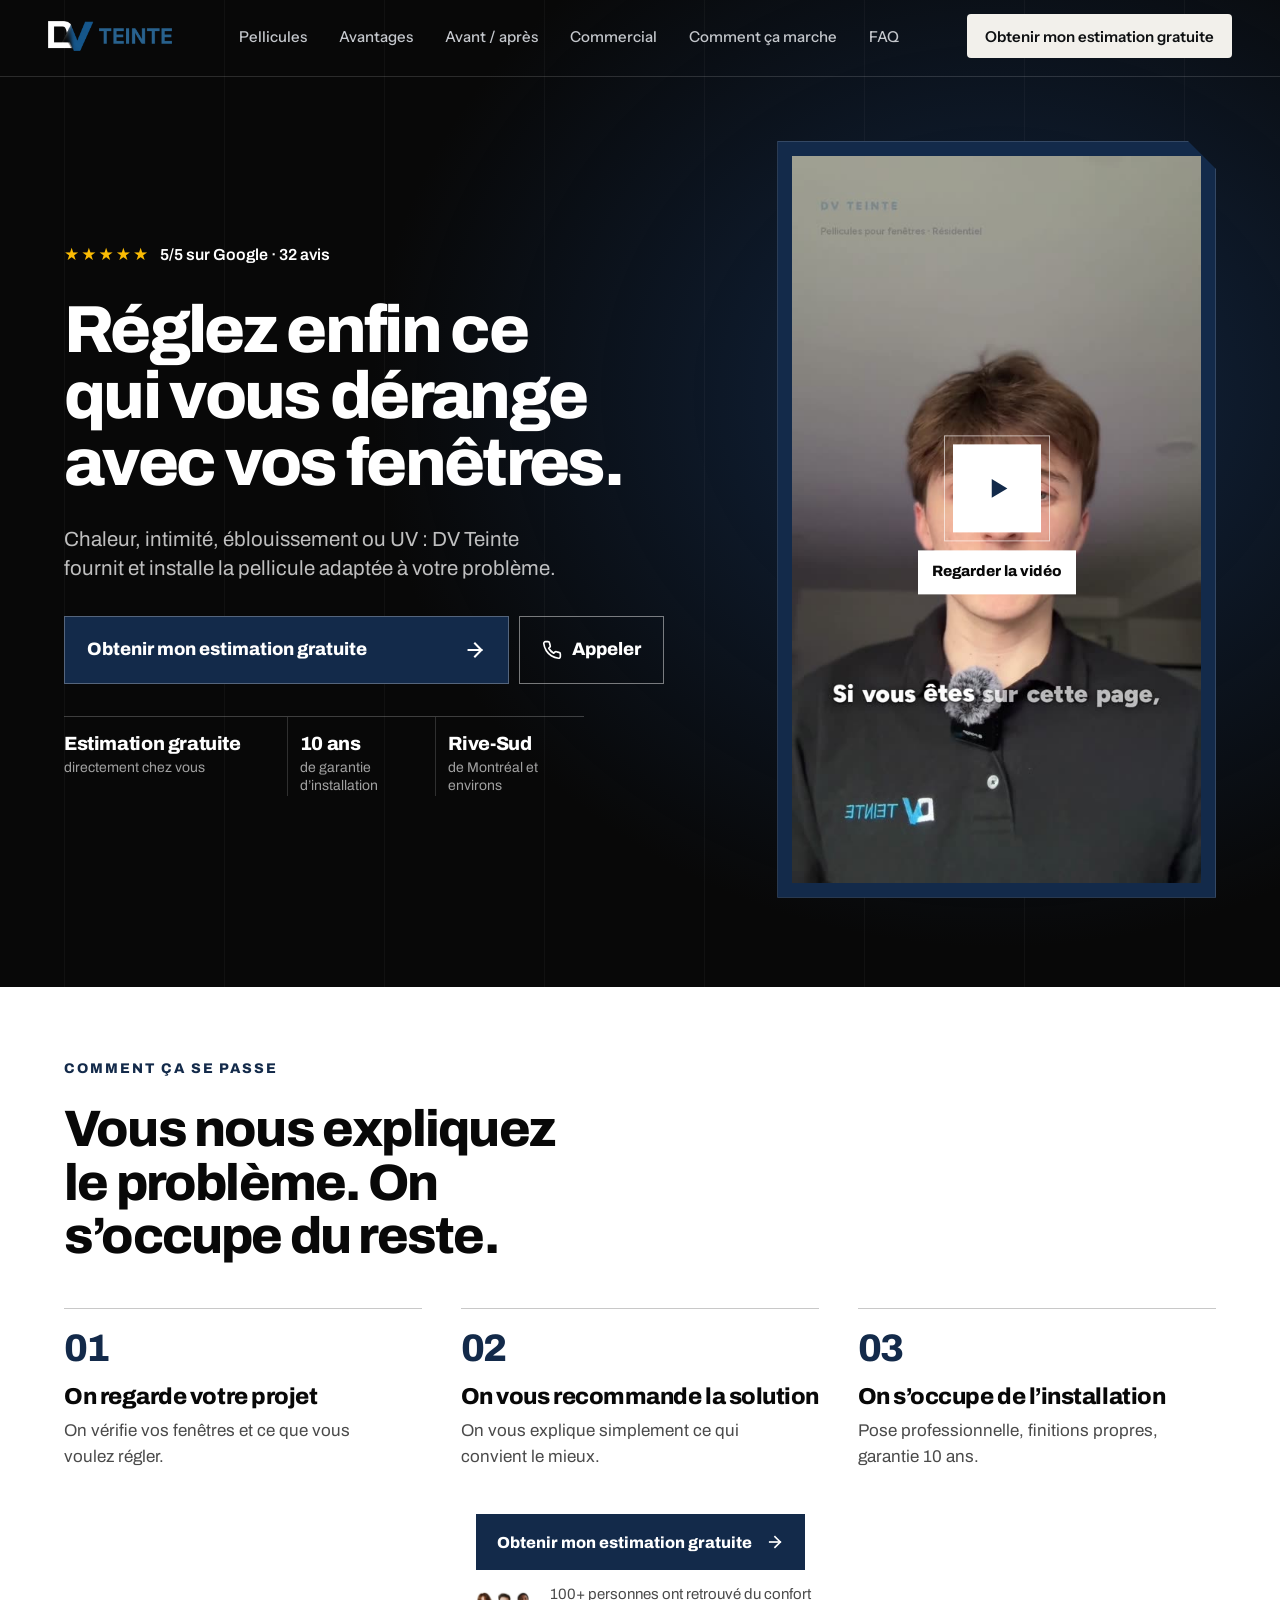
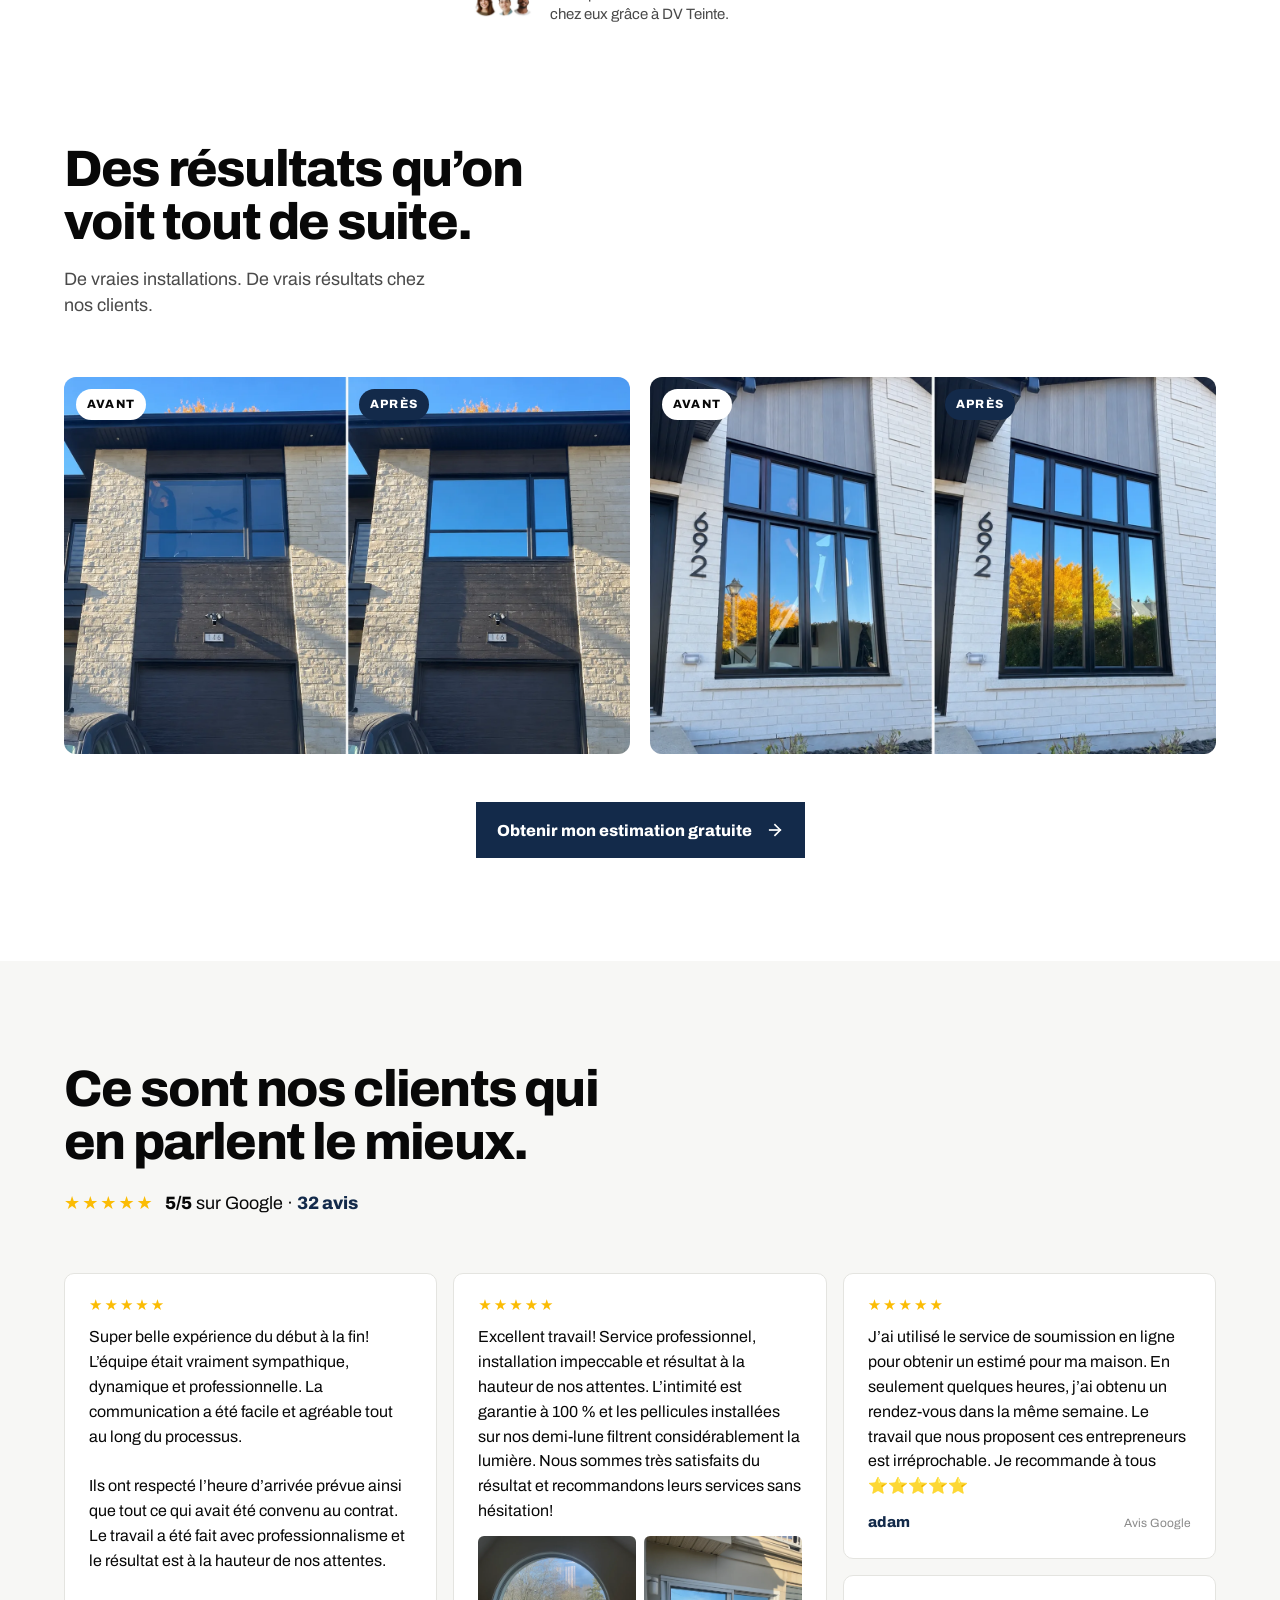
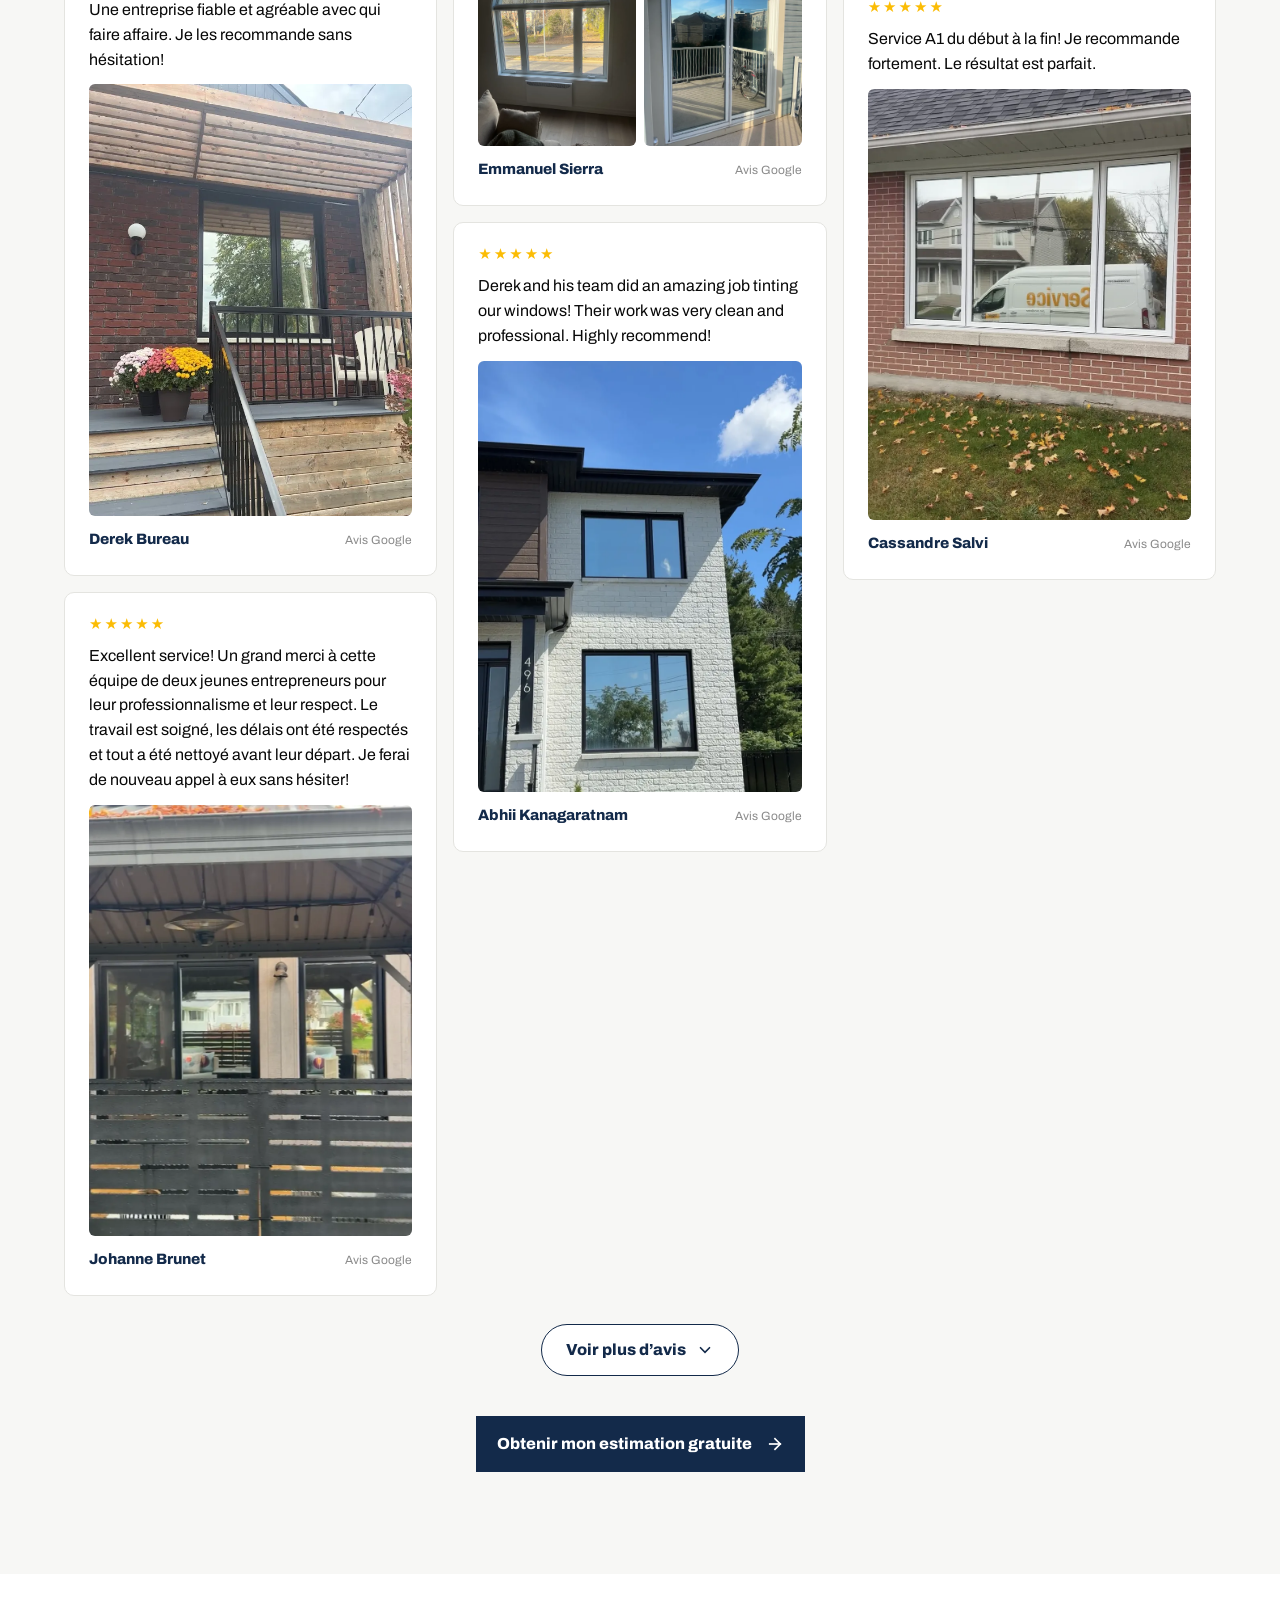
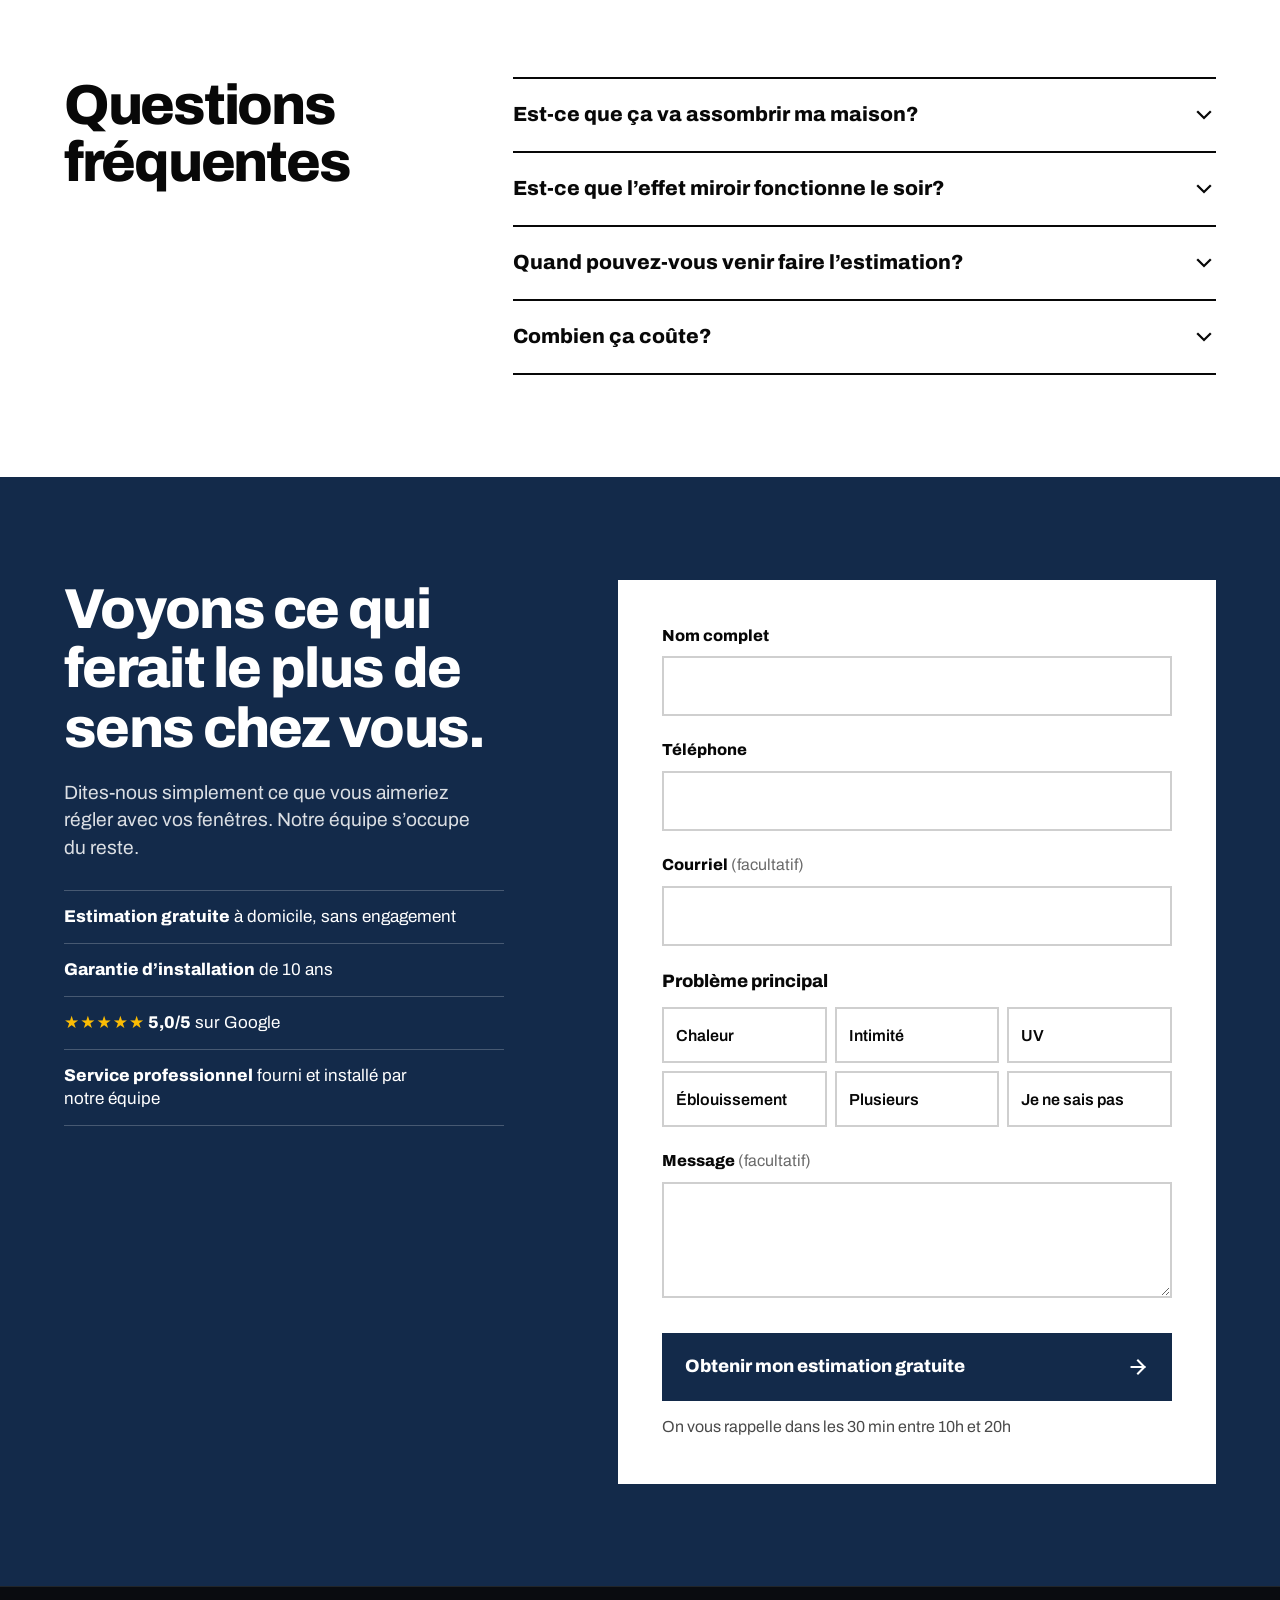
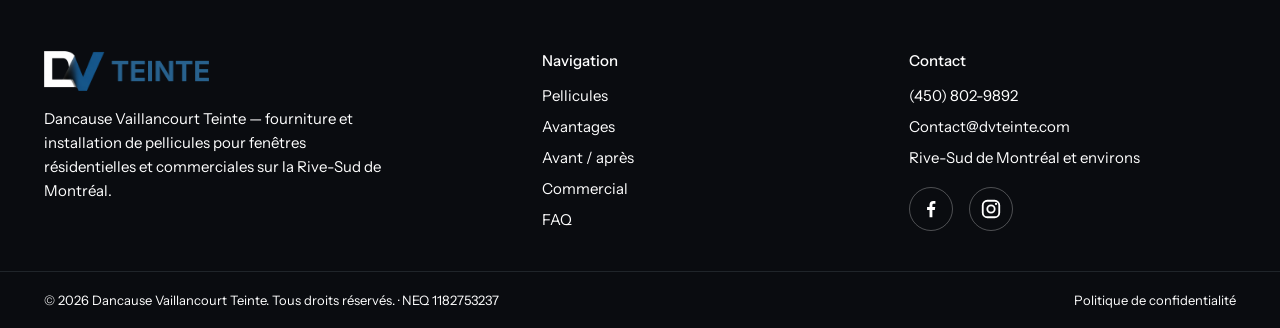
<file: index.html>
<!DOCTYPE html>
<html lang="fr-CA">
<head>
<meta charset="utf-8">
<meta name="viewport" content="width=device-width, initial-scale=1">
<title>Pellicules pour fenêtres | Rive-Sud et Environs | DV Teinte</title>
<meta name="description" content="Installation de pellicules solaires et d'intimité à Valleyfield, Châteauguay, Beauharnois, Vaudreuil-Dorion et sur la Rive-Sud. Soumission gratuite." />
<meta name="robots" content="index,follow,max-image-preview:large,max-snippet:-1" />
<meta property="og:type" content="website" />
<meta property="og:locale" content="fr_CA" />
<meta property="og:site_name" content="DV Teinte" />
<meta property="og:title" content="Pellicules pour fenêtres | Rive-Sud et Environs | DV Teinte" />
<meta property="og:description" content="Installation de pellicules solaires et d'intimité à Valleyfield, Châteauguay, Beauharnois, Vaudreuil-Dorion et sur la Rive-Sud. Soumission gratuite." />
<meta property="og:image" content="https://dvteinte.com/assets/photos/hero-facade.jpg" />
<meta property="og:image:alt" content="Façade résidentielle avec de grandes fenêtres équipées d'une pellicule miroir, installation DV Teinte" />
<meta property="og:url" content="https://dvteinte.com/" />
<meta name="theme-color" content="#0E1012" />
<link rel="canonical" href="https://dvteinte.com/" />
<link rel="icon" href="./favicon.ico?v=2" sizes="any" />
<link rel="icon" type="image/png" sizes="32x32" href="./favicon-32x32.png?v=2" />
<link rel="icon" type="image/png" sizes="16x16" href="./favicon-16x16.png?v=2" />
<link rel="apple-touch-icon" sizes="180x180" href="./apple-touch-icon.png?v=2" />
<link rel="preconnect" href="https://fonts.googleapis.com" />
<link rel="preconnect" href="https://fonts.gstatic.com" crossorigin />
<link href="https://fonts.googleapis.com/css2?family=Instrument+Sans:wght@400;500;600&display=swap" rel="stylesheet" />
<link rel="preload" as="font" type="font/woff2" href="./assets/fonts/archivo-latin.woff2" crossorigin />
<link rel="stylesheet" href="./styles.css" />
<link rel="stylesheet" href="./dv6.css" />
<script type="application/ld+json">{"@context":"https://schema.org","@type":"HomeAndConstructionBusiness","@id":"https://dvteinte.com/#entreprise","name":"DV Teinte","legalName":"Dancause Vaillancourt Teinte","url":"https://dvteinte.com/","logo":"https://dvteinte.com/assets/logo-dv-teinte.png","image":"https://dvteinte.com/assets/photos/hero-facade.jpg","telephone":"+1-450-802-9892","email":"Contact@dvteinte.com","identifier":{"@type":"PropertyValue","name":"NEQ","value":"1182753237"},"description":"Installation professionnelle de pellicules solaires, de pellicules d'intimité et de films réfléchissants pour fenêtres résidentielles et commerciales sur la Rive-Sud de Montréal et dans les environs.","areaServed":[{"@type":"AdministrativeArea","name":"Rive-Sud de Montréal"},{"@type":"City","name":"Salaberry-de-Valleyfield"},{"@type":"City","name":"Châteauguay"},{"@type":"City","name":"Beauharnois"},{"@type":"City","name":"Vaudreuil-Dorion"}],"knowsAbout":["Installation de pellicules pour fenêtres","Pellicule solaire pour fenêtres","Pellicule d'intimité","Pellicule réfléchissante","Protection UV"],"hasOfferCatalog":{"@type":"OfferCatalog","name":"Services d'installation de pellicules pour fenêtres","itemListElement":[{"@type":"Offer","itemOffered":{"@type":"Service","name":"Pellicules solaires pour réduire la chaleur"}},{"@type":"Offer","itemOffered":{"@type":"Service","name":"Pellicules d'intimité et miroir sans tain"}},{"@type":"Offer","itemOffered":{"@type":"Service","name":"Protection UV pour fenêtres résidentielles"}}]},"sameAs":["https://www.instagram.com/dv_teinte"]}</script>
<script>
/* Arrivée par une pub : on ouvre toujours la page en haut (jamais directement sur le formulaire). */
(function(){try{var h=location.hash;if(h==="#estimation"||h==="#formulaire"||h==="#contact"){history.replaceState(null,"",location.pathname+location.search);}}catch(e){}})();
</script>
<!-- Meta Pixel Code -->
<script>
!function(f,b,e,v,n,t,s)
{if(f.fbq)return;n=f.fbq=function(){n.callMethod?
n.callMethod.apply(n,arguments):n.queue.push(arguments)};
if(!f._fbq)f._fbq=n;n.push=n;n.loaded=!0;n.version='2.0';
n.queue=[];t=b.createElement(e);t.async=!0;
t.src=v;s=b.getElementsByTagName(e)[0];
s.parentNode.insertBefore(t,s)}(window, document,'script',
'https://connect.facebook.net/en_US/fbevents.js');
fbq('init', '2124310018118605');
fbq('track', 'PageView');
</script>
<noscript><img height="1" width="1" style="display:none" src="https://www.facebook.com/tr?id=2124310018118605&ev=PageView&noscript=1" /></noscript>
<!-- End Meta Pixel Code -->
</head>
<body>
<div id="top">

  <header class="hdr" data-header>
    <div class="hdr-in">
      <a href="#top" aria-label="DV Teinte — accueil" class="hdr-logo">
        <img src="./assets/logo-dv-teinte.png" alt="DV Teinte" width="115" height="28" />
      </a>
      <nav class="hdr-nav" aria-label="Navigation principale">
        <a href="#pellicules">Pellicules</a>
        <a href="#avantages">Avantages</a>
        <a href="#realisations">Avant / après</a>
        <a href="#commercial">Commercial</a>
        <a href="#processus">Comment ça marche</a>
        <a href="#faq">FAQ</a>
      </nav>
      <div class="hdr-actions">
        <a href="#formulaire" class="hdr-cta" data-cta="entete"><span class="cta-long">Obtenir mon estimation gratuite</span><span class="cta-short">Estimation</span></a>
        <button type="button" class="hdr-burger" aria-label="Menu" aria-expanded="false" data-menu-toggle><span></span><span></span></button>
      </div>
    </div>
    <nav class="hdr-mobile" aria-label="Navigation mobile" data-mobile-nav hidden>
      <a href="#pellicules" data-menu-close>Pellicules</a>
      <a href="#avantages" data-menu-close>Avantages</a>
      <a href="#realisations" data-menu-close>Avant / après</a>
      <a href="#commercial" data-menu-close>Commercial</a>
      <a href="#processus" data-menu-close>Comment ça marche</a>
      <a href="#faq" data-menu-close>FAQ</a>
      <a href="tel:4508029892" data-menu-close data-cta="menu-appel">Appeler le 450 802-9892</a>
    </nav>
  </header>

  <main class="dv6">
<section data-screen-label="01 Hero" style="position:relative;overflow:hidden;color:#FFFFFF;background:radial-gradient(ellipse 70% 80% at 78% 40%, rgba(19,42,74,0.85) 0%, rgba(19,42,74,0) 70%), #080808">
  <div aria-hidden="true" style="position:absolute;inset:0;pointer-events:none;background-image:repeating-linear-gradient(90deg, rgba(255,255,255,0.035) 0 1px, transparent 1px 160px);background-position:clamp(20px,5vw,64px) 0"></div>
  <div aria-hidden="true" style="position:relative;height:77px;border-bottom:1px solid rgba(255,255,255,0.14)"></div>
  <div style="position:relative;max-width:1280px;margin:0 auto;padding:clamp(36px,5vw,80px) clamp(20px,5vw,64px) clamp(56px,7vw,104px)">
    <div style="display:flex;flex-wrap:wrap;gap:40px clamp(40px,6vw,96px);align-items:center">
      <div style="flex:1 1 340px;min-width:0;display:flex;flex-direction:column;gap:clamp(20px,2.2vw,30px)">
        <div style="display:flex;align-items:center;gap:10px;font-size:16px;font-weight:600;color:#FFFFFF">
          <span style="letter-spacing:2px;font-size:17px;color:#FBBC04">★★★★★</span>
          <span>5/5 sur Google · 32 avis</span>
        </div>
        <h1 style="font-size:clamp(40px,5.2vw,80px);line-height:1;letter-spacing:-0.04em;margin:0;max-width:15ch;text-wrap:balance;color:#FFFFFF">Réglez enfin ce qui vous dérange avec vos fenêtres.</h1>
        <p style="margin:0;max-width:42ch;font-size:clamp(19px,1.6vw,22px);line-height:1.45;color:rgba(255,255,255,0.74)">Chaleur, intimité, éblouissement ou UV : DV Teinte fournit et installe la pellicule adaptée à votre problème.</p>
        <div style="display:flex;flex-wrap:wrap;gap:10px;max-width:600px;margin-top:4px">
          <a href="#formulaire" data-cta="hero" class="btn dvh897c14" style="flex:1 1 300px;min-width:0;min-height:68px;font-size:18px;padding:18px 22px;justify-content:space-between;text-align:left;gap:16px;color:#FFFFFF;background:#132A4A;border:1px solid rgba(255,255,255,0.28)">
            <span>Obtenir mon estimation gratuite</span>
            <svg width="22" height="22" viewBox="0 0 24 24" fill="none" stroke="currentColor" stroke-width="2.25" stroke-linecap="square" style="flex:none"><path d="M5 12h14"></path><path d="m12 5 7 7-7 7"></path></svg>
          </a>
          <a href="tel:4508029892" data-cta="hero-appel" class="btn dvh57778a" style="flex:0 1 auto;min-height:68px;font-size:18px;padding:18px 22px;justify-content:center;gap:10px;color:#FFFFFF;background:transparent;border:1px solid rgba(255,255,255,0.45);text-decoration:none">
            <svg width="20" height="20" viewBox="0 0 24 24" fill="none" stroke="currentColor" stroke-width="2" stroke-linecap="round" stroke-linejoin="round" style="flex:none"><path d="M22 16.92v3a2 2 0 0 1-2.18 2 19.79 19.79 0 0 1-8.63-3.07 19.5 19.5 0 0 1-6-6 19.79 19.79 0 0 1-3.07-8.67A2 2 0 0 1 4.11 2h3a2 2 0 0 1 2 1.72c.13.96.36 1.9.7 2.81a2 2 0 0 1-.45 2.11L8.09 9.91a16 16 0 0 0 6 6l1.27-1.27a2 2 0 0 1 2.11-.45c.91.34 1.85.57 2.81.7A2 2 0 0 1 22 16.92z"></path></svg>
            <span>Appeler</span>
          </a>
        </div>
        <div style="position:relative;display:grid;grid-template-columns:minmax(0,1.5fr) minmax(0,1fr) minmax(0,1fr);border-top:1px solid rgba(255,255,255,0.22);margin-top:4px;max-width:520px">
          
          <div style="padding:16px 12px 0 0;display:flex;flex-direction:column;gap:4px">
            <span style="font-size:clamp(17px,1.5vw,20px);font-weight:800;line-height:1.1;letter-spacing:-0.02em;color:#FFFFFF">Estimation gratuite</span>
            <span style="font-size:14px;line-height:1.35;color:rgba(255,255,255,0.62)">directement chez vous</span>
          </div>
          <div style="padding:16px 12px 0;border-left:1px solid rgba(255,255,255,0.16);display:flex;flex-direction:column;gap:4px">
            <span style="font-size:clamp(17px,1.5vw,20px);font-weight:800;line-height:1.1;letter-spacing:-0.02em;color:#FFFFFF">10 ans</span>
            <span style="font-size:14px;line-height:1.35;color:rgba(255,255,255,0.62)">de garantie d’installation</span>
          </div>
          <div style="padding:16px 0 0 12px;border-left:1px solid rgba(255,255,255,0.16);display:flex;flex-direction:column;gap:4px">
            <span style="font-size:clamp(17px,1.5vw,20px);font-weight:800;line-height:1.1;letter-spacing:-0.02em;color:#FFFFFF">Rive-Sud</span>
            <span style="font-size:14px;line-height:1.35;color:rgba(255,255,255,0.62)">de Montréal et environs</span>
          </div>
        </div>
      </div>
      <div style="flex:1 1 clamp(300px,30vw,400px);max-width:min(440px, calc((100vh - 120px) * 0.5625));margin:0 auto;min-width:0">
        <div style="background:#132A4A;border:1px solid rgba(255,255,255,0.14);padding:clamp(10px,1.2vw,14px);clip-path:polygon(0 0,calc(100% - 28px) 0,100% 28px,100% 100%,0 100%);display:flex;flex-direction:column;gap:clamp(10px,1.2vw,14px)">
          <div data-vsl-inline style="position:relative;aspect-ratio:9/16;width:100%;background:#0D1F38;overflow:hidden">
            <img data-vsl-thumb src="assets/video/vsl-poster-v5.jpg" alt="" width="540" height="960" decoding="async" fetchpriority="high" style="position:absolute;inset:0;width:100%;height:100%;object-fit:cover">
            <button type="button" data-vsl-play aria-label="Regarder la vidéo" style="position:absolute;left:50%;top:50%;transform:translate(-50%,-50%);display:flex;flex-direction:column;align-items:center;gap:18px;border:0;padding:0;cursor:pointer;background:none;font:inherit">
              <span style="width:clamp(72px,7vw,88px);height:clamp(72px,7vw,88px);background:#FFFFFF;color:#132A4A;display:flex;align-items:center;justify-content:center;outline:1px solid rgba(255,255,255,0.6);outline-offset:8px"><svg width="30" height="30" viewBox="0 0 24 24" fill="currentColor" style="margin-left:3px"><path d="M7 4.5v15l12.5-7.5z"></path></svg></span>
              <span style="background:#FFFFFF;color:#080808;font-size:15px;font-weight:800;padding:10px 14px;white-space:nowrap">Regarder la vidéo</span>
            </button>
            <video data-vsl-video controls playsinline preload="none" hidden width="720" height="1280" data-src="assets/video/vsl-dv-teinte-v5.mp4" style="position:absolute;inset:0;width:100%;height:100%;background:#000;object-fit:contain">Votre navigateur ne peut pas lire cette vidéo.</video>
          </div>
        </div>
      </div>
    </div>
  </div>
</section>

<span id="avantages" class="dv6-anchor"></span>
<section id="processus" data-screen-label="02 Process" style="background:#FFFFFF;color:#080808;padding:clamp(40px,5.5vw,72px) 0">
  <div style="max-width:1280px;margin:0 auto;padding:0 clamp(20px,5vw,64px)">
    <span style="display:block;font-size:14px;font-weight:800;letter-spacing:0.14em;text-transform:uppercase;color:#132A4A">Comment ça se passe</span>
    <h2 style="margin:clamp(16px,2vw,24px) 0 0;font-size:clamp(32px,4vw,56px);line-height:1.04;letter-spacing:-0.035em;max-width:20ch;text-wrap:balance;color:#080808">Vous nous expliquez le problème. On s’occupe du reste.</h2>
    <ol style="list-style:none;margin:clamp(24px,3.5vw,48px) 0 0;padding:0;display:grid;grid-template-columns:repeat(auto-fit,minmax(min(100%, max(calc((100% - 96px) / 3), calc((900px - 100vw) * 999))),1fr));gap:clamp(24px,4vw,40px) clamp(20px,3vw,48px)">
        <li style="display:flex;flex-wrap:wrap;align-items:baseline;align-content:flex-start;gap:clamp(6px,1.2vw,16px) 16px;padding-top:clamp(14px,1.8vw,20px);border-top:1px solid #C8C8C8">
          <span style="flex:0 0 min(100%, max(0px, calc((100vw - 900px) * 999)));min-width:2ch;font-size:clamp(26px,3vw,42px);font-weight:800;line-height:1;letter-spacing:-0.04em;color:#132A4A">01</span>
          <div style="flex:1 1 200px;min-width:0;display:flex;flex-direction:column;gap:8px">
            <h3 style="margin:0;font-size:clamp(20px,1.8vw,24px);font-weight:800;line-height:1.2;letter-spacing:-0.02em;color:#080808">On regarde votre projet</h3>
            <p style="margin:0;max-width:30ch;font-size:17px;line-height:1.5;color:#4A4A4A">On vérifie vos fenêtres et ce que vous voulez régler.</p>
          </div>
        </li>
        <li style="display:flex;flex-wrap:wrap;align-items:baseline;align-content:flex-start;gap:clamp(6px,1.2vw,16px) 16px;padding-top:clamp(14px,1.8vw,20px);border-top:1px solid #C8C8C8">
          <span style="flex:0 0 min(100%, max(0px, calc((100vw - 900px) * 999)));min-width:2ch;font-size:clamp(26px,3vw,42px);font-weight:800;line-height:1;letter-spacing:-0.04em;color:#132A4A">02</span>
          <div style="flex:1 1 200px;min-width:0;display:flex;flex-direction:column;gap:8px">
            <h3 style="margin:0;font-size:clamp(20px,1.8vw,24px);font-weight:800;line-height:1.2;letter-spacing:-0.02em;color:#080808">On vous recommande la solution</h3>
            <p style="margin:0;max-width:30ch;font-size:17px;line-height:1.5;color:#4A4A4A">On vous explique simplement ce qui convient le mieux.</p>
          </div>
        </li>
        <li style="display:flex;flex-wrap:wrap;align-items:baseline;align-content:flex-start;gap:clamp(6px,1.2vw,16px) 16px;padding-top:clamp(14px,1.8vw,20px);border-top:1px solid #C8C8C8">
          <span style="flex:0 0 min(100%, max(0px, calc((100vw - 900px) * 999)));min-width:2ch;font-size:clamp(26px,3vw,42px);font-weight:800;line-height:1;letter-spacing:-0.04em;color:#132A4A">03</span>
          <div style="flex:1 1 200px;min-width:0;display:flex;flex-direction:column;gap:8px">
            <h3 style="margin:0;font-size:clamp(20px,1.8vw,24px);font-weight:800;line-height:1.2;letter-spacing:-0.02em;color:#080808">On s’occupe de l’installation</h3>
            <p style="margin:0;max-width:30ch;font-size:17px;line-height:1.5;color:#4A4A4A">Pose professionnelle, finitions propres, garantie 10 ans.</p>
          </div>
        </li>
    </ol>
    <div style="margin-top:clamp(28px,3.5vw,48px);display:flex;flex-direction:column;align-items:center;gap:14px;text-align:center">
      <a href="#formulaire" data-cta="processus" class="btn dvh897c14" style="width:auto;max-width:100%;min-height:56px;font-size:16px;padding:14px 20px;justify-content:space-between;text-align:left;gap:14px;color:#FFFFFF;background:#132A4A;border:1px solid #132A4A;text-decoration:none">
        <span>Obtenir mon estimation gratuite</span>
        <svg width="18" height="18" viewBox="0 0 24 24" fill="none" stroke="currentColor" stroke-width="2.25" stroke-linecap="square" style="flex:none"><path d="M5 12h14"></path><path d="m12 5 7 7-7 7"></path></svg>
      </a>
      <div style="display:flex;align-items:center;justify-content:center;gap:10px;max-width:100%">
        <img src="assets/v6/avatars.webp" width="70" height="28" alt="" style="display:block;height:28px;width:auto;flex:none">
        <p style="margin:0;flex:none;font-size:clamp(13px,3.5vw,15px);line-height:1.35;color:#4A4A4A;text-align:left;white-space:nowrap">100+ personnes ont retrouvé du confort<br>chez eux grâce à DV Teinte.</p>
      </div>
    </div>
  </div>
</section>

<span id="pellicules" class="dv6-anchor"></span>
<section id="realisations" data-screen-label="03 Preuve" style="background:#FFFFFF;color:#080808;padding:clamp(24px,4vw,48px) 0 clamp(64px,8vw,112px)">
  <div style="max-width:1280px;margin:0 auto;padding:0 clamp(20px,5vw,64px)">
    <h2 style="margin:0;font-size:clamp(32px,4vw,56px);line-height:1.04;letter-spacing:-0.035em;max-width:18ch;text-wrap:balance;color:#080808">Des résultats qu’on voit tout de suite.</h2>
    <p style="margin:clamp(12px,1.4vw,18px) 0 0;max-width:40ch;font-size:clamp(17px,1.4vw,19px);line-height:1.45;color:#4A4A4A">De vraies installations. De vrais résultats chez nos clients.</p>
    <div style="margin-top:clamp(32px,4.5vw,64px);display:grid;grid-template-columns:repeat(auto-fit,minmax(min(100%,320px),1fr));gap:clamp(12px,1.6vw,20px)">
      <div style="position:relative;aspect-ratio:3/2;border-radius:12px;overflow:hidden;background:#EDEDED"><img src="assets/v6/avant-apres-146.webp" loading="lazy" decoding="async" alt="Avant et après la pose de pellicule réfléchissante, maison 146" style="position:absolute;inset:0;width:100%;height:100%;object-fit:cover;display:block"><span style="position:absolute;top:12px;left:12px;background:#FFFFFF;color:#080808;font-size:12px;font-weight:800;letter-spacing:0.1em;text-transform:uppercase;padding:6px 11px;border-radius:999px;pointer-events:none">Avant</span><span style="position:absolute;top:12px;left:calc(50% + 12px);background:#132A4A;color:#FFFFFF;font-size:12px;font-weight:800;letter-spacing:0.1em;text-transform:uppercase;padding:6px 11px;border-radius:999px;pointer-events:none">Après</span></div>
      <div style="position:relative;aspect-ratio:3/2;border-radius:12px;overflow:hidden;background:#EDEDED"><img src="assets/v6/avant-apres-692.webp" loading="lazy" decoding="async" alt="Avant et après la pose de pellicule, grande fenêtre maison 692" style="position:absolute;inset:0;width:100%;height:100%;object-fit:cover;display:block"><span style="position:absolute;top:12px;left:12px;background:#FFFFFF;color:#080808;font-size:12px;font-weight:800;letter-spacing:0.1em;text-transform:uppercase;padding:6px 11px;border-radius:999px;pointer-events:none">Avant</span><span style="position:absolute;top:12px;left:calc(50% + 12px);background:#132A4A;color:#FFFFFF;font-size:12px;font-weight:800;letter-spacing:0.1em;text-transform:uppercase;padding:6px 11px;border-radius:999px;pointer-events:none">Après</span></div>
    </div>
    <div style="margin-top:clamp(32px,4vw,48px);display:flex;justify-content:center">
      <a href="#formulaire" data-cta="preuve" class="btn dvh897c14" style="width:auto;max-width:100%;min-height:56px;font-size:16px;padding:14px 20px;justify-content:space-between;text-align:left;gap:14px;color:#FFFFFF;background:#132A4A;border:1px solid #132A4A;text-decoration:none">
        <span>Obtenir mon estimation gratuite</span>
        <svg width="18" height="18" viewBox="0 0 24 24" fill="none" stroke="currentColor" stroke-width="2.25" stroke-linecap="square" style="flex:none"><path d="M5 12h14"></path><path d="m12 5 7 7-7 7"></path></svg>
      </a>
    </div>
  </div>
</section>

<section data-screen-label="04 Avis" style="background:#F7F7F5;color:#080808;padding:clamp(64px,8vw,112px) 0">
  <div style="max-width:1280px;margin:0 auto;padding:0 clamp(16px,5vw,64px)">
    <h2 style="margin:0;font-size:clamp(32px,4vw,56px);line-height:1.04;letter-spacing:-0.035em;max-width:18ch;text-wrap:balance;color:#080808">Ce sont nos clients qui en parlent le mieux.</h2>
    <div style="margin-top:clamp(14px,1.6vw,20px);display:flex;flex-wrap:wrap;align-items:center;gap:6px 10px;font-size:clamp(16px,1.4vw,18px);color:#080808">
      <span style="letter-spacing:2px;font-size:18px;line-height:1;color:#FBBC04">★★★★★</span>
      <span><strong style="font-weight:800">5/5</strong> sur Google · <strong style="font-weight:800;color:#132A4A">32 avis</strong></span>
    </div>
    <div style="position:relative;margin-top:clamp(32px,4.5vw,56px)">
      <div data-wall style="overflow:hidden;max-height:none;transition:max-height 0.6s ease">
        <div data-wall-cols style="display:flex;align-items:flex-start;gap:clamp(12px,1.4vw,16px)"></div>
      </div>
      </div>
    <div style="margin-top:clamp(20px,2.6vw,28px);display:flex;justify-content:center">
      <button class="dvhbad719" type="button" data-reviews-toggle aria-expanded="false" style="display:inline-flex;align-items:center;gap:10px;min-height:52px;padding:12px 24px;border:1.5px solid #132A4A;border-radius:999px;background:#FFFFFF;color:#132A4A;font:inherit;font-size:16px;font-weight:700;cursor:pointer">
        <span data-reviews-label>Voir plus d’avis</span>
        <svg width="18" height="18" viewBox="0 0 24 24" fill="none" stroke="currentColor" stroke-width="2.25" stroke-linecap="round" style="flex:none;transition:transform 0.3s;transform:none" data-reviews-chevron=""><path d="m6 9 6 6 6-6"></path></svg>
      </button>
    </div>
    <div style="margin-top:clamp(28px,3.4vw,40px);display:flex;justify-content:center">
      <a href="#formulaire" data-cta="avis" class="btn dvh897c14" style="width:auto;max-width:100%;min-height:56px;font-size:16px;padding:14px 20px;justify-content:space-between;text-align:left;gap:14px;color:#FFFFFF;background:#132A4A;border:1px solid #132A4A;text-decoration:none">
        <span>Obtenir mon estimation gratuite</span>
        <svg width="18" height="18" viewBox="0 0 24 24" fill="none" stroke="currentColor" stroke-width="2.25" stroke-linecap="square" style="flex:none"><path d="M5 12h14"></path><path d="m12 5 7 7-7 7"></path></svg>
      </a>
    </div>
  </div>
</section>

<section id="faq" data-screen-label="05 FAQ" style="background:#FFFFFF;color:#080808;padding:clamp(64px,8vw,112px) 0">
  <div style="max-width:1280px;margin:0 auto;padding:0 clamp(20px,5vw,64px);display:flex;flex-wrap:wrap;gap:32px clamp(40px,6vw,96px);align-items:flex-start">
    <h2 style="flex:1 1 280px;min-width:0;font-size:clamp(34px,4.4vw,60px);line-height:1.02;letter-spacing:-0.04em;margin:0;max-width:12ch;text-wrap:balance;color:#080808">Questions fréquentes</h2>
    <div style="flex:2 1 520px;min-width:0;border-bottom:2px solid #080808">
      <div style="border-top:2px solid #080808">
        <button type="button" data-faq-btn="0" aria-expanded="false" style="width:100%;min-height:72px;display:flex;align-items:center;justify-content:space-between;gap:20px;padding:18px 0;background:none;border:0;font:inherit;font-size:clamp(18px,1.6vw,21px);font-weight:700;line-height:1.35;color:#080808;text-align:left;cursor:pointer"><span>Est-ce que ça va assombrir ma maison?</span><svg width="24" height="24" viewBox="0 0 24 24" fill="none" stroke="currentColor" stroke-width="2.25" stroke-linecap="square" style="flex:none;transition:transform 0.2s;transform:none" data-faq-chevron="0"><path d="m6 9 6 6 6-6"></path></svg></button>
        <p data-faq-panel="0" hidden style="margin:0;padding:0 0 24px;max-width:62ch;font-size:18px;color:#3A3A3A">Pas nécessairement. Certaines pellicules sont presque invisibles et gardent la lumière naturelle; d’autres sont plus foncées. On vous montre les options et leur rendu avant de choisir.</p>
      </div>
      <div style="border-top:2px solid #080808">
        <button type="button" data-faq-btn="1" aria-expanded="false" style="width:100%;min-height:72px;display:flex;align-items:center;justify-content:space-between;gap:20px;padding:18px 0;background:none;border:0;font:inherit;font-size:clamp(18px,1.6vw,21px);font-weight:700;line-height:1.35;color:#080808;text-align:left;cursor:pointer"><span>Est-ce que l’effet miroir fonctionne le soir?</span><svg width="24" height="24" viewBox="0 0 24 24" fill="none" stroke="currentColor" stroke-width="2.25" stroke-linecap="square" style="flex:none;transition:transform 0.2s;transform:none" data-faq-chevron="1"><path d="m6 9 6 6 6-6"></path></svg></button>
        <p data-faq-panel="1" hidden style="margin:0;padding:0 0 24px;max-width:62ch;font-size:18px;color:#3A3A3A">L’effet miroir fonctionne quand il fait plus clair dehors que dedans. Le soir, avec les lumières allumées à l’intérieur, on peut voir à travers. Si l’intimité le soir est importante, on a aussi des pellicules adaptées pour le soir.</p>
      </div>
      <div style="border-top:2px solid #080808">
        <button type="button" data-faq-btn="2" aria-expanded="false" style="width:100%;min-height:72px;display:flex;align-items:center;justify-content:space-between;gap:20px;padding:18px 0;background:none;border:0;font:inherit;font-size:clamp(18px,1.6vw,21px);font-weight:700;line-height:1.35;color:#080808;text-align:left;cursor:pointer"><span>Quand pouvez-vous venir faire l’estimation?</span><svg width="24" height="24" viewBox="0 0 24 24" fill="none" stroke="currentColor" stroke-width="2.25" stroke-linecap="square" style="flex:none;transition:transform 0.2s;transform:none" data-faq-chevron="2"><path d="m6 9 6 6 6-6"></path></svg></button>
        <p data-faq-panel="2" hidden style="margin:0;padding:0 0 24px;max-width:62ch;font-size:18px;color:#3A3A3A">On vous rappelle en moins de 30 minutes, entre 10h et 20h, et on planifie l’estimation à domicile selon vos disponibilités.</p>
      </div>
      <div style="border-top:2px solid #080808">
        <button type="button" data-faq-btn="3" aria-expanded="false" style="width:100%;min-height:72px;display:flex;align-items:center;justify-content:space-between;gap:20px;padding:18px 0;background:none;border:0;font:inherit;font-size:clamp(18px,1.6vw,21px);font-weight:700;line-height:1.35;color:#080808;text-align:left;cursor:pointer"><span>Combien ça coûte?</span><svg width="24" height="24" viewBox="0 0 24 24" fill="none" stroke="currentColor" stroke-width="2.25" stroke-linecap="square" style="flex:none;transition:transform 0.2s;transform:none" data-faq-chevron="3"><path d="m6 9 6 6 6-6"></path></svg></button>
        <p data-faq-panel="3" hidden style="margin:0;padding:0 0 24px;max-width:62ch;font-size:18px;color:#3A3A3A">Le prix dépend de la superficie, du nombre de fenêtres et de la pellicule choisie. L’estimation à domicile est gratuite et sans engagement.</p>
      </div>
    </div>
  </div>
</section>

<span id="commercial" class="dv6-anchor"></span>
<section id="formulaire" data-est-section data-screen-label="06 Formulaire" style="background:#132A4A;color:#FFFFFF;padding:clamp(64px,8vw,120px) 0">
  <div style="max-width:1280px;margin:0 auto;padding:0 clamp(20px,5vw,64px)">
    
    <div style="display:flex;flex-wrap:wrap;gap:40px clamp(40px,6vw,96px);align-items:flex-start">
      <div style="flex:1 1 340px;min-width:0">
        <h2 style="font-size:clamp(34px,4.4vw,60px);line-height:1.06;letter-spacing:-0.03em;margin:0;max-width:16ch;text-wrap:balance;color:#FFFFFF">Voyons ce qui ferait le plus de sens chez vous.</h2>
        <p style="font-size:clamp(18px,1.5vw,20px);line-height:1.45;margin:20px 0 0;max-width:38ch;color:rgba(255,255,255,0.85)">Dites-nous simplement ce que vous aimeriez régler avec vos fenêtres. Notre équipe s’occupe du reste.</p>
        <ul style="list-style:none;margin:28px 0 0;padding:0;border-top:1px solid rgba(255,255,255,0.22);max-width:440px">
          <li style="padding:14px 0;border-bottom:1px solid rgba(255,255,255,0.22);font-size:17px;line-height:1.4"><strong>Estimation gratuite</strong> à domicile, sans engagement</li>
          <li style="padding:14px 0;border-bottom:1px solid rgba(255,255,255,0.22);font-size:17px;line-height:1.4"><strong>Garantie d’installation</strong> de 10 ans</li>
          <li style="padding:14px 0;border-bottom:1px solid rgba(255,255,255,0.22);font-size:17px;line-height:1.4"><strong><span style="color:#FBBC04;letter-spacing:1px">★★★★★</span> 5,0/5</strong> sur Google</li>
          <li style="padding:14px 0;border-bottom:1px solid rgba(255,255,255,0.22);font-size:17px;line-height:1.4"><strong>Service professionnel</strong> fourni et installé par notre équipe</li>
        </ul>
      </div>
      <div style="flex:1 1 460px;min-width:0;background:#FFFFFF;color:#080808;padding:clamp(20px,4vw,44px)">
        <form data-est-form data-fullname data-email-optional action="https://formsubmit.co/contact@dvteinte.com" method="POST" style="display:flex;flex-direction:column;gap:22px">
            <div><label for="v2-nom" style="display:block;font-size:16px;font-weight:700;margin-bottom:8px;color:#080808">Nom complet</label><input id="v2-nom" name="nomcomplet" data-field="nomcomplet" required autocomplete="name" class="input" style="min-height:58px;font-size:18px;padding:14px 16px;background:#FFFFFF;border:2px solid #CFCFCF"></div>
            <div><label for="v2-tel" style="display:block;font-size:16px;font-weight:700;margin-bottom:8px;color:#080808">Téléphone</label><input id="v2-tel" name="telephone" data-field="telephone" type="tel" required autocomplete="tel" inputmode="tel" class="input" style="min-height:58px;font-size:18px;padding:14px 16px;background:#FFFFFF;border:2px solid #CFCFCF"></div>
            <div><label for="v2-mail" style="display:block;font-size:16px;font-weight:700;margin-bottom:8px;color:#080808">Courriel <span style="font-weight:400;color:#6A6A6A">(facultatif)</span></label><input id="v2-mail" name="email" data-field="courriel" type="email" autocomplete="email" class="input" style="min-height:58px;font-size:18px;padding:14px 16px;background:#FFFFFF;border:2px solid #CFCFCF"></div>
            <fieldset style="border:0;margin:0;padding:0">
              <legend style="font-size:18px;font-weight:800;margin-bottom:12px;padding:0">Problème principal</legend>
              <div style="display:grid;grid-template-columns:repeat(auto-fit,minmax(max(130px,30%),1fr));gap:8px">
                <button type="button" data-chip="0" aria-pressed="false" style="min-height:56px;padding:12px;font:inherit;font-size:16px;font-weight:600;line-height:1.2;text-align:left;cursor:pointer;border:2px solid #CFCFCF;background:#FFFFFF;color:#080808">Chaleur</button>
                <button type="button" data-chip="1" aria-pressed="false" style="min-height:56px;padding:12px;font:inherit;font-size:16px;font-weight:600;line-height:1.2;text-align:left;cursor:pointer;border:2px solid #CFCFCF;background:#FFFFFF;color:#080808">Intimité</button>
                <button type="button" data-chip="2" aria-pressed="false" style="min-height:56px;padding:12px;font:inherit;font-size:16px;font-weight:600;line-height:1.2;text-align:left;cursor:pointer;border:2px solid #CFCFCF;background:#FFFFFF;color:#080808">UV</button>
                <button type="button" data-chip="3" aria-pressed="false" style="min-height:56px;padding:12px;font:inherit;font-size:16px;font-weight:600;line-height:1.2;text-align:left;cursor:pointer;border:2px solid #CFCFCF;background:#FFFFFF;color:#080808">Éblouissement</button>
                <button type="button" data-chip="4" aria-pressed="false" style="min-height:56px;padding:12px;font:inherit;font-size:16px;font-weight:600;line-height:1.2;text-align:left;cursor:pointer;border:2px solid #CFCFCF;background:#FFFFFF;color:#080808">Plusieurs</button>
                <button type="button" data-chip="5" aria-pressed="false" style="min-height:56px;padding:12px;font:inherit;font-size:16px;font-weight:600;line-height:1.2;text-align:left;cursor:pointer;border:2px solid #CFCFCF;background:#FFFFFF;color:#080808">Je ne sais pas</button>
              </div>
            </fieldset>
            <div><label for="v4-msg" style="display:block;font-size:16px;font-weight:700;margin-bottom:8px;color:#080808">Message <span style="font-weight:400;color:#6A6A6A">(facultatif)</span></label><textarea id="v4-msg" name="message" data-field="message" maxlength="1500" rows="3" class="input" style="min-height:96px;font-size:18px;padding:14px 16px;background:#FFFFFF;border:2px solid #CFCFCF;resize:vertical"></textarea></div>
                        <input type="hidden" name="objectif" data-objectif value="">
            <input name="_honeypot" tabindex="-1" autocomplete="off" aria-hidden="true" class="honeypot" data-hp>
            <input type="hidden" name="type_de_projet" data-hidden="projet" value="Résidentiel">
            <input type="hidden" name="CAMPAIGN" data-attr="campaign" value="">
            <input type="hidden" name="ADSET" data-attr="adset" value="">
            <input type="hidden" name="AD" data-attr="ad" value="">
            <input type="hidden" name="_subject" value="Nouvelle demande d’estimation — DV Teinte">
            <input type="hidden" name="_template" value="table">
            <input type="hidden" name="_captcha" value="false">
            <div style="display:flex;flex-direction:column;gap:14px;margin-top:4px">
              <button type="submit" data-est-submit class="btn btn-primary" style="width:100%;min-height:68px;font-size:18px;padding:18px 22px;justify-content:space-between;text-align:left;gap:16px;color:#FFFFFF">
                <span data-btn-label>Obtenir mon estimation gratuite</span>
                <svg width="22" height="22" viewBox="0 0 24 24" fill="none" stroke="currentColor" stroke-width="2.25" stroke-linecap="square" style="flex:none"><path d="M5 12h14"></path><path d="m12 5 7 7-7 7"></path></svg>
              </button>
              <span style="font-size:16px;color:#4A4A4A">On vous rappelle dans les 30 min entre 10h et 20h</span>
              <p data-send-err role="alert" hidden style="margin:0;font-size:16px;color:#B3261E">Une erreur est survenue lors de l’envoi. Veuillez réessayer ou nous appeler au 450 802-9892.</p>
              <span data-promo hidden style="font-size:16px;color:#080808;padding-top:14px;border-top:2px solid #EDEDED"><strong>Promotion en cours :</strong> jusqu’à 400 $ de rabais selon la grandeur du projet.</span>
            </div>
          </form>
        <div data-est-thanks hidden style="display:flex;flex-direction:column;gap:14px;padding:12px 0">
            <svg width="40" height="40" viewBox="0 0 24 24" fill="none" stroke="#132A4A" stroke-width="2.5" stroke-linecap="square"><path d="M20 6 9 17l-5-5"></path></svg>
            <h3 style="font-size:28px;line-height:1.15;margin:0">Merci, votre demande est reçue.</h3>
            <p style="margin:0;font-size:18px;color:#3A3A3A">L’équipe DV Teinte vous contacte pour planifier la visite à domicile.</p>
          </div>
      </div>
    </div>
  </div>
</section>
  </main>

  <footer class="site-footer">
    <div class="footer-wrap footer-grid">
      <div>
        <img src="./assets/logo-dv-teinte.png" alt="DV Teinte" class="footer-logo" width="165" height="40" />
        <p class="footer-desc">Dancause Vaillancourt Teinte — fourniture et installation de pellicules pour fenêtres résidentielles et commerciales sur la Rive-Sud de Montréal.</p>
      </div>
      <div>
        <h3>Navigation</h3>
        <div class="footer-links">
          <a href="#pellicules">Pellicules</a>
          <a href="#avantages">Avantages</a>
          <a href="#realisations">Avant / après</a>
          <a href="#commercial">Commercial</a>
          <a href="#faq">FAQ</a>
        </div>
      </div>
      <div>
        <h3>Contact</h3>
        <div class="footer-links">
          <a href="tel:4508029892">(450) 802-9892</a>
          <a href="mailto:Contact@dvteinte.com">Contact@dvteinte.com</a>
          <span class="footer-muted">Rive-Sud de Montréal et environs</span>
          <div class="footer-social">
            <a href="https://www.facebook.com/p/DV-Teinte-61592194427869/" target="_blank" rel="noopener" class="footer-ico" aria-label="Facebook DV Teinte"><svg width="22" height="22" viewBox="0 0 24 24" fill="currentColor" aria-hidden="true"><path d="M13.5 21v-8h2.7l.4-3.2h-3.1V7.8c0-.9.3-1.5 1.6-1.5h1.7V3.4c-.3 0-1.3-.1-2.4-.1-2.4 0-4 1.5-4 4.1v2.4H7.7V13h2.7v8h3.1z"/></svg></a>
            <a href="https://www.instagram.com/dv_teinte?utm_source=ig_web_button_share_sheet&igsh=ZDNlZDc0MzIxNw==" target="_blank" rel="noopener" class="footer-ico" aria-label="Instagram DV Teinte"><svg width="22" height="22" viewBox="0 0 24 24" fill="none" stroke="currentColor" stroke-width="2" aria-hidden="true"><rect x="3" y="3" width="18" height="18" rx="5"/><circle cx="12" cy="12" r="4"/><circle cx="17.5" cy="6.5" r="1.2" fill="currentColor" stroke="none"/></svg></a>
          </div>
        </div>
      </div>
    </div>
    <div class="footer-bottom">
      <div class="footer-wrap footer-bottom-inner">
        <span>© 2026 Dancause Vaillancourt Teinte. Tous droits réservés. · NEQ 1182753237</span>
        <a href="politique-de-confidentialite.html">Politique de confidentialité</a>
      </div>
    </div>
  </footer>

  <div class="sticky-bar" data-sticky>
    <a href="#formulaire" class="sticky-main" data-cta="barre-mobile">Estimation gratuite<span aria-hidden="true">→</span></a>
    <a href="tel:4508029892" class="sticky-tel" aria-label="Appeler DV Teinte au 450 802-9892" data-cta="barre-mobile-appel"><svg width="22" height="22" viewBox="0 0 24 24" fill="none" stroke="currentColor" stroke-width="2" stroke-linecap="round" stroke-linejoin="round" aria-hidden="true"><path d="M22 16.9v3a2 2 0 0 1-2.2 2 19.8 19.8 0 0 1-8.6-3.1 19.5 19.5 0 0 1-6-6A19.8 19.8 0 0 1 2.1 4.2 2 2 0 0 1 4.1 2h3a2 2 0 0 1 2 1.7c.1.9.4 1.8.7 2.7a2 2 0 0 1-.5 2.1L8.1 9.8a16 16 0 0 0 6 6l1.3-1.3a2 2 0 0 1 2.1-.4c.9.3 1.8.6 2.7.7a2 2 0 0 1 1.7 2z"/></svg></a>
  </div>

</div>
<script src="./script.js"></script>
</body>
</html>
</file>
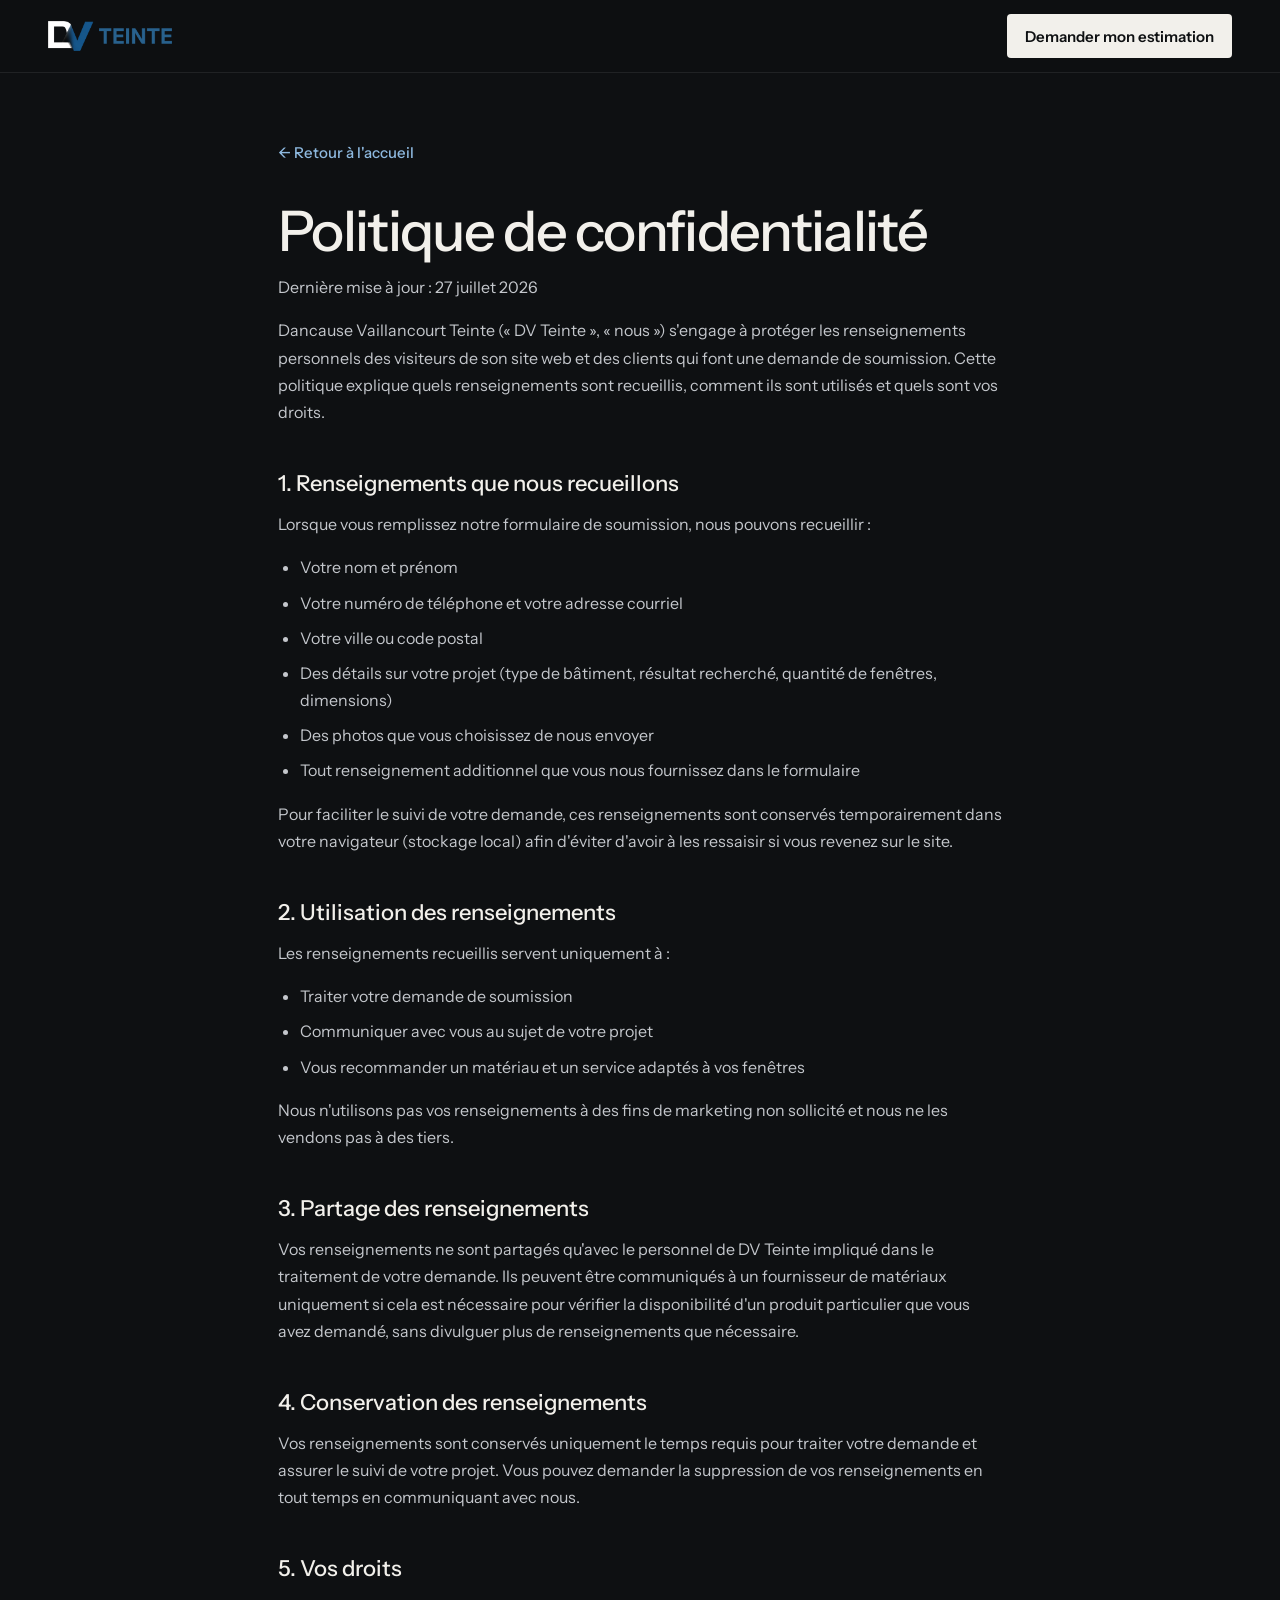
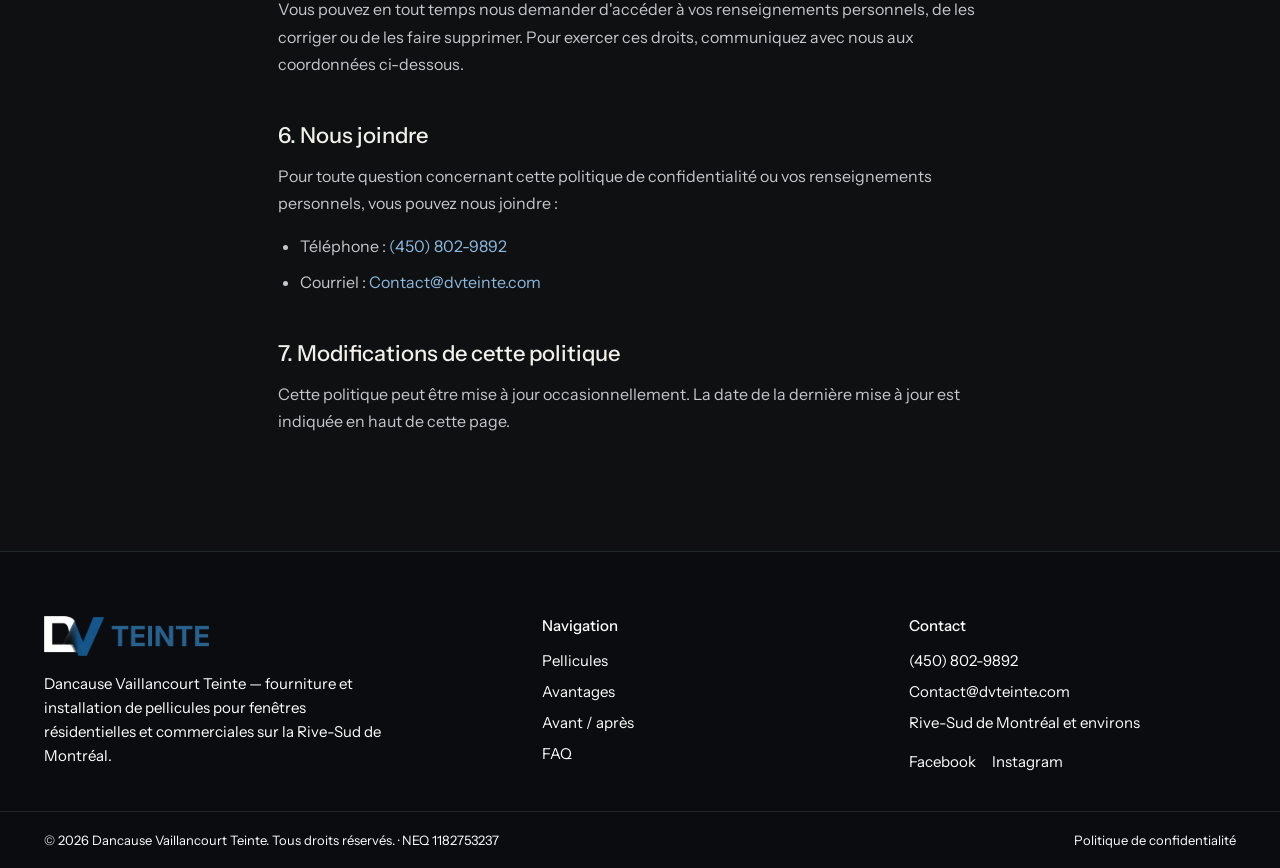
<file: politique-de-confidentialite.html>
<!DOCTYPE html>
<html lang="fr">
<head>
<meta charset="utf-8">
<meta name="viewport" content="width=device-width, initial-scale=1">
<title>Politique de confidentialité | DV Teinte</title>
<meta name="description" content="Politique de confidentialité de DV Teinte : renseignements recueillis, utilisation, conservation et droits des clients." />
<meta name="theme-color" content="#0E1012" />
<link rel="canonical" href="https://dvteinte.com/politique-de-confidentialite.html" />
<meta name="robots" content="index,follow" />
<link rel="icon" href="./favicon.ico?v=2" sizes="any" />
<link rel="icon" type="image/png" sizes="32x32" href="./favicon-32x32.png?v=2" />
<link rel="icon" type="image/png" sizes="16x16" href="./favicon-16x16.png?v=2" />
<link rel="apple-touch-icon" sizes="180x180" href="./apple-touch-icon.png?v=2" />
<link rel="preconnect" href="https://fonts.googleapis.com" />
<link rel="preconnect" href="https://fonts.gstatic.com" crossorigin />
<link href="https://fonts.googleapis.com/css2?family=Instrument+Sans:wght@400;500;600&display=swap" rel="stylesheet" />
<link rel="stylesheet" href="./styles.css" />
<!-- Meta Pixel Code -->
<script>
!function(f,b,e,v,n,t,s)
{if(f.fbq)return;n=f.fbq=function(){n.callMethod?
n.callMethod.apply(n,arguments):n.queue.push(arguments)};
if(!f._fbq)f._fbq=n;n.push=n;n.loaded=!0;n.version='2.0';
n.queue=[];t=b.createElement(e);t.async=!0;
t.src=v;s=b.getElementsByTagName(e)[0];
s.parentNode.insertBefore(t,s)}(window, document,'script',
'https://connect.facebook.net/en_US/fbevents.js');
fbq('init', '2124310018118605');
fbq('track', 'PageView');
</script>
<noscript><img height="1" width="1" style="display:none" src="https://www.facebook.com/tr?id=2124310018118605&ev=PageView&noscript=1" /></noscript>
<!-- End Meta Pixel Code -->
</head>
<body>
<div id="top">
<header class="hdr is-solid is-line"><div class="hdr-in"><a href="index.html" aria-label="DV Teinte — accueil" class="hdr-logo"><img src="./assets/logo-dv-teinte.png" alt="DV Teinte" width="115" height="28" /></a><div class="hdr-actions"><a href="index.html#formulaire" class="hdr-cta"><span class="cta-long">Demander mon estimation</span><span class="cta-short">Estimation</span></a></div></div></header>

<main class="policy-wrap">
    <a href="index.html" class="policy-back">← Retour à l'accueil</a>
    <h1>Politique de confidentialité</h1>
    <p class="policy-updated">Dernière mise à jour : 27 juillet 2026</p>

    <p>Dancause Vaillancourt Teinte (« DV Teinte », « nous ») s'engage à protéger les renseignements personnels des visiteurs de son site web et des clients qui font une demande de soumission. Cette politique explique quels renseignements sont recueillis, comment ils sont utilisés et quels sont vos droits.</p>

    <h2>1. Renseignements que nous recueillons</h2>
    <p>Lorsque vous remplissez notre formulaire de soumission, nous pouvons recueillir :</p>
    <ul>
      <li>Votre nom et prénom</li>
      <li>Votre numéro de téléphone et votre adresse courriel</li>
      <li>Votre ville ou code postal</li>
      <li>Des détails sur votre projet (type de bâtiment, résultat recherché, quantité de fenêtres, dimensions)</li>
      <li>Des photos que vous choisissez de nous envoyer</li>
      <li>Tout renseignement additionnel que vous nous fournissez dans le formulaire</li>
    </ul>
    <p>Pour faciliter le suivi de votre demande, ces renseignements sont conservés temporairement dans votre navigateur (stockage local) afin d'éviter d'avoir à les ressaisir si vous revenez sur le site.</p>

    <h2>2. Utilisation des renseignements</h2>
    <p>Les renseignements recueillis servent uniquement à :</p>
    <ul>
      <li>Traiter votre demande de soumission</li>
      <li>Communiquer avec vous au sujet de votre projet</li>
      <li>Vous recommander un matériau et un service adaptés à vos fenêtres</li>
    </ul>
    <p>Nous n'utilisons pas vos renseignements à des fins de marketing non sollicité et nous ne les vendons pas à des tiers.</p>

    <h2>3. Partage des renseignements</h2>
    <p>Vos renseignements ne sont partagés qu'avec le personnel de DV Teinte impliqué dans le traitement de votre demande. Ils peuvent être communiqués à un fournisseur de matériaux uniquement si cela est nécessaire pour vérifier la disponibilité d'un produit particulier que vous avez demandé, sans divulguer plus de renseignements que nécessaire.</p>

    <h2>4. Conservation des renseignements</h2>
    <p>Vos renseignements sont conservés uniquement le temps requis pour traiter votre demande et assurer le suivi de votre projet. Vous pouvez demander la suppression de vos renseignements en tout temps en communiquant avec nous.</p>

    <h2>5. Vos droits</h2>
    <p>Vous pouvez en tout temps nous demander d'accéder à vos renseignements personnels, de les corriger ou de les faire supprimer. Pour exercer ces droits, communiquez avec nous aux coordonnées ci-dessous.</p>

    <h2>6. Nous joindre</h2>
    <p>Pour toute question concernant cette politique de confidentialité ou vos renseignements personnels, vous pouvez nous joindre :</p>
    <ul>
      <li>Téléphone : <a href="tel:4508029892">(450) 802-9892</a></li>
      <li>Courriel : <a href="mailto:Contact@dvteinte.com">Contact@dvteinte.com</a></li>
    </ul>

    <h2>7. Modifications de cette politique</h2>
    <p>Cette politique peut être mise à jour occasionnellement. La date de la dernière mise à jour est indiquée en haut de cette page.</p>
  </main>

<footer class="site-footer">
    <div class="footer-wrap footer-grid">
      <div>
        <img src="./assets/logo-dv-teinte.png" alt="DV Teinte" class="footer-logo" width="165" height="40" />
        <p class="footer-desc">Dancause Vaillancourt Teinte — fourniture et installation de pellicules pour fenêtres résidentielles et commerciales sur la Rive-Sud de Montréal.</p>
      </div>
      <div>
        <h3>Navigation</h3>
        <div class="footer-links">
          <a href="index.html#pellicules">Pellicules</a>
          <a href="index.html#avantages">Avantages</a>
          <a href="index.html#realisations">Avant / après</a>
          <a href="index.html#faq">FAQ</a>
        </div>
      </div>
      <div>
        <h3>Contact</h3>
        <div class="footer-links">
          <a href="tel:4508029892">(450) 802-9892</a>
          <a href="mailto:Contact@dvteinte.com">Contact@dvteinte.com</a>
          <span class="footer-muted">Rive-Sud de Montréal et environs</span>
          <div class="footer-social">
            <a href="#">Facebook</a>
            <a href="https://www.instagram.com/dv_teinte?utm_source=ig_web_button_share_sheet&igsh=ZDNlZDc0MzIxNw==" target="_blank" rel="noopener">Instagram</a>
          </div>
        </div>
      </div>
    </div>
    <div class="footer-bottom">
      <div class="footer-wrap footer-bottom-inner">
        <span>© 2026 Dancause Vaillancourt Teinte. Tous droits réservés. · NEQ 1182753237</span>
        <a href="politique-de-confidentialite.html">Politique de confidentialité</a>
      </div>
    </div>
  </footer>
</div>
</body>
</html>
</file>
<file: styles.css>
:root{--gx:clamp(18px,4vw,48px);}
/* DV Teinte — version premium (v4)
   Fond #0E1012 · Surface #16191C · Texte #F2F0EB · Bleu #2E6CA0 / #5B9AD0 · Accent #8DB8DE
   Police : Instrument Sans */
*{box-sizing:border-box;}
html{scroll-behavior:smooth;-webkit-text-size-adjust:100%;}
body{margin:0;background:#0E1012;color:#F2F0EB;font-family:"Instrument Sans","Helvetica Neue",Helvetica,Arial,sans-serif;-webkit-font-smoothing:antialiased;}
h1,h2,h3,h4,p,figure,blockquote{margin:0;}
a{color:#8DB8DE;text-decoration:none;}
a:hover{color:#B7D3EC;}
img{display:block;max-width:100%;}
input,button{font-family:inherit;}
::selection{background:#2E6CA0;color:#fff;}
:focus-visible{outline:2px solid #8DB8DE;outline-offset:3px;}
input::placeholder{color:#8B9096;}
[hidden]{display:none!important;}
@media (prefers-reduced-motion: reduce){html{scroll-behavior:auto;}}

#top{background:#0E1012;min-height:100vh;overflow-x:clip;}
section[id]{scroll-margin-top:72px;}
#formulaire{scroll-margin-top:88px;}

/* ===== Briques communes ===== */
.stack-18{display:flex;flex-direction:column;gap:16px;}
.stack-22{display:flex;flex-direction:column;gap:24px;}
.eyebrow{font-size:14px;letter-spacing:.01em;text-transform:none;color:#8DB8DE;font-weight:500;}
.h2{font-size:clamp(36px,4.6vw,64px);line-height:1.04;font-weight:500;letter-spacing:-.03em;}
.lede{font-size:17px;line-height:1.6;color:#C4C7CC;max-width:40ch;}
.wrap-1320{max-width:1320px;margin:0 auto;}
.pad-sec{padding:clamp(72px,10vw,140px) var(--gx);}
.btn-blue{display:flex;align-items:center;gap:16px;height:56px;padding:0 24px;background:#2E6CA0;color:#fff;border-radius:4px;font-weight:600;font-size:17px;transition:background .2s;}
.btn-blue:hover{background:#3A7DB5;color:#fff;}
.btn-mt{align-self:flex-start;padding:0 24px;height:56px;font-size:16px;margin-top:8px;}
.btn-mt-sm{margin-top:8px;}
.btn-cream{align-self:flex-start;display:flex;align-items:center;gap:14px;height:56px;padding:0 24px;background:#F2F0EB;color:#0E1012;border-radius:4px;font-weight:600;font-size:16px;transition:background .2s;}
.btn-cream:hover{background:#fff;color:#0E1012;}
.promo-dot{width:8px;height:8px;border-radius:50%;background:#5B9AD0;flex-shrink:0;}

/* ===== En-tête ===== */
.hdr{position:fixed;top:0;left:0;right:0;z-index:100;background:rgba(14,16,18,0);border-bottom:1px solid rgba(255,255,255,0);transition:background .3s,border-color .3s;}
.hdr.is-solid{background:rgba(14,16,18,.96);}
.hdr.is-line{border-bottom-color:rgba(255,255,255,.08);}
.hdr-in{max-width:1320px;margin:0 auto;padding:0 var(--gx);height:72px;display:flex;align-items:center;justify-content:space-between;gap:24px;}
.hdr-logo{display:flex;align-items:center;flex-shrink:0;}
.hdr-logo img{height:30px;width:auto;}
.hdr-nav{display:none;align-items:center;gap:32px;}
.hdr-nav a{color:#C4C7CC;font-size:15px;font-weight:500;white-space:nowrap;}
.hdr-nav a:hover{color:#fff;}
.hdr-actions{display:flex;align-items:center;gap:8px;}
.hdr-cta{display:flex;align-items:center;height:44px;padding:0 18px;background:#F2F0EB;color:#0E1012;border-radius:4px;font-weight:600;font-size:15px;white-space:nowrap;transition:background .2s;}
.hdr-cta:hover{background:#fff;color:#0E1012;}
.cta-long{display:none;}
.hdr-burger{width:44px;height:44px;border:1px solid rgba(255,255,255,.18);background:transparent;border-radius:4px;display:flex;flex-direction:column;align-items:center;justify-content:center;gap:5px;cursor:pointer;}
.hdr-burger span{width:18px;height:1.5px;background:#F2F0EB;}
.hdr-mobile{background:#0E1012;border-top:1px solid rgba(255,255,255,.08);padding:8px var(--gx) 20px;display:flex;flex-direction:column;}
.hdr-mobile a{color:#F2F0EB;font-size:20px;font-weight:500;padding:16px 0;border-bottom:1px solid rgba(255,255,255,.08);}

/* ===== Hero (mobile d’abord) ===== */
.hero{position:relative;min-height:100svh;display:flex;align-items:flex-end;overflow:hidden;background:#16191C;}
.hero-media{position:absolute;inset:0;}
.hero-media img{position:absolute;inset:0;width:100%;height:100%;object-fit:cover;object-position:center 25%;}
.hero-label{display:none;}
.hero-shade{position:absolute;inset:0;background:linear-gradient(180deg,rgba(14,16,18,.55) 0%,rgba(14,16,18,.12) 14%,rgba(14,16,18,.72) 32%,rgba(14,16,18,.9) 55%,#0E1012 100%);}
.hero-text{position:relative;width:100%;padding:120px clamp(16px,5vw,40px) 32px;display:flex;flex-direction:column;gap:16px;}
.promo-pill{align-self:flex-start;display:flex;align-items:center;gap:8px;color:#fff;font-size:13px;font-weight:500;padding:8px 12px;background:rgba(14,16,18,.55);border:1px solid rgba(141,184,222,.45);border-radius:100px;}
.promo-pill .promo-dot{width:7px;height:7px;}
.promo-pill:hover{color:#fff;}
.hero-text .hero-hook{font-size:clamp(38px,10vw,58px);line-height:1.04;font-weight:500;letter-spacing:-.03em;color:#fff;text-shadow:0 1px 18px rgba(0,0,0,.35);text-wrap:balance;}
.hero-text .hero-hook span{color:#C4C7CC;}
.hero-p{font-size:16px;line-height:1.55;color:#C4C7CC;max-width:46ch;text-wrap:pretty;}
.hero-cta{display:flex;flex-direction:column;gap:12px;margin-top:8px;}
.hero-cta .btn-blue{justify-content:center;height:56px;gap:12px;padding:0;}
.hero-tag{font-size:13px;letter-spacing:0;text-transform:none;color:#8B9096;font-weight:400;text-align:center;}

/* ===== Avis Google ===== */
.rev-sec{max-width:1320px;margin:0 auto;padding:clamp(72px,10vw,140px) var(--gx) 0;}
.rev-head{display:flex;flex-wrap:wrap;justify-content:space-between;align-items:flex-end;gap:24px;margin-bottom:clamp(32px,4vw,56px);}
.rev-badge{display:flex;align-items:center;gap:16px;color:#F2F0EB;padding:16px 20px;border:1px solid rgba(255,255,255,.14);border-radius:4px;}
.rev-badge:hover{border-color:rgba(255,255,255,.4);color:#fff;}
.rev-score{font-size:36px;font-weight:500;letter-spacing:-.02em;line-height:1;font-variant-numeric:tabular-nums;}
.rev-meta{display:flex;flex-direction:column;gap:4px;}
.rev-stars{color:#F4B740;font-size:15px;letter-spacing:2px;}
.rev-meta .rev-stars{font-size:16px;}
.rev-count{font-size:14px;color:#C4C7CC;}
.rev-track{display:flex;gap:16px;overflow-x:auto;scroll-snap-type:x mandatory;scroll-behavior:smooth;scrollbar-width:none;-webkit-overflow-scrolling:touch;padding-bottom:4px;}
.rev-track::-webkit-scrollbar{display:none;}
.rev-card{flex:0 0 min(86%,440px);scroll-snap-align:start;background:#16191C;border:1px solid rgba(255,255,255,.08);border-radius:6px;padding:clamp(20px,2.4vw,32px);display:flex;flex-direction:column;gap:16px;}
.rev-top{display:flex;align-items:center;justify-content:space-between;gap:12px;}
.rev-tag{font-size:12px;font-weight:500;color:#C4C7CC;border:1px solid rgba(255,255,255,.14);padding:4px 8px;border-radius:100px;}
.rev-card blockquote{font-size:17px;line-height:1.6;color:#F2F0EB;flex:1;white-space:pre-line;}
.rev-card figcaption{display:flex;justify-content:space-between;align-items:center;gap:12px;padding-top:16px;border-top:1px solid rgba(255,255,255,.08);font-size:14px;}
.rev-name{font-weight:500;color:#F2F0EB;}
.rev-when{color:#8B9096;}
.rev-ctrl{display:flex;justify-content:space-between;align-items:center;gap:16px;margin-top:24px;}
.rev-dots{display:flex;gap:8px;}
.rev-dots button{height:8px;border:none;padding:0;border-radius:4px;cursor:pointer;transition:background .2s;width:8px;background:rgba(255,255,255,.25);}
.rev-dots button.is-on{width:24px;background:#F2F0EB;}
.rev-arrows{display:flex;gap:8px;}
.rev-arrows button{width:48px;height:48px;border-radius:50%;border:1px solid rgba(255,255,255,.2);background:transparent;color:#F2F0EB;font-size:18px;cursor:pointer;}
.rev-arrows button:hover{border-color:#fff;}

/* ===== Formulaire d’estimation ===== */
.est-sec{max-width:1320px;margin:0 auto;padding:clamp(72px,10vw,140px) var(--gx);display:grid;grid-template-columns:repeat(auto-fit,minmax(min(100%,400px),1fr));gap:clamp(40px,6vw,96px);align-items:start;}
.est-promo{display:flex;align-items:center;gap:8px;font-size:15px;font-weight:500;color:#F2F0EB;}
.est-call{font-size:15px;color:#8B9096;}
.est-call a{font-weight:600;color:#F2F0EB;border-bottom:1px solid rgba(242,240,235,.35);}
.est-card{background:#16191C;border:1px solid rgba(255,255,255,.1);border-radius:6px;position:relative;}
.est-top{padding:24px clamp(20px,3vw,36px) 0;}
.est-meta{display:flex;justify-content:space-between;font-size:13px;font-weight:500;color:#8B9096;margin-bottom:12px;}
.est-bar{height:3px;background:rgba(255,255,255,.1);overflow:hidden;}
.est-bar div{height:100%;background:#5B9AD0;transition:width .35s;}
.est-body{padding:32px clamp(20px,3vw,36px) 8px;position:relative;}
.est-body fieldset,.fs-reset{border:none;margin:0;padding:0;min-width:0;}
.est-body legend{font-size:clamp(22px,2.2vw,28px);font-weight:500;letter-spacing:-.02em;line-height:1.2;margin-bottom:22px;padding:0;}
.opts{display:flex;flex-direction:column;gap:8px;}
.opt{display:flex;align-items:center;gap:14px;text-align:left;border-radius:4px;font-size:16px;font-weight:500;color:#F2F0EB;cursor:pointer;transition:border-color .15s,background .15s;min-height:58px;padding:14px 18px;width:100%;background:#0E1012;border:1px solid rgba(255,255,255,.14);}
.opt:hover{border-color:rgba(255,255,255,.4);}
.opt[aria-pressed="true"]{background:rgba(46,108,160,.22);border-color:#5B9AD0;}
.opt > span:last-child{flex:1;}
.opt-dot{width:18px;height:18px;border-radius:50%;flex-shrink:0;border:1.5px solid rgba(255,255,255,.35);background:transparent;}
.opt[aria-pressed="true"] .opt-dot{border:5px solid #5B9AD0;background:#F2F0EB;}
.opt-c{min-height:48px;padding:12px 16px;justify-content:center;width:auto;}
.opts-grid{display:grid;grid-template-columns:repeat(auto-fill,minmax(120px,1fr));gap:8px;}
.opts-grid .opt-c{width:100%;}
.opts-wrap{display:flex;flex-wrap:wrap;gap:8px;}
.opt-sm{font-size:15px;}
.fs-area{margin:28px 0 0;}
.est-body .fs-area legend{font-size:15px;font-weight:500;letter-spacing:0;line-height:1.4;margin-bottom:12px;color:#F2F0EB;}
.fs-area legend span{color:#8B9096;}
.err-line{margin-top:14px;color:#F0A39B;font-size:14px;}
.contact-title{font-size:clamp(22px,2.2vw,28px);font-weight:500;letter-spacing:-.01em;line-height:1.2;margin-bottom:8px;}
.contact-sub{font-size:15px;color:#8B9096;margin-bottom:24px;}
.fields{display:grid;grid-template-columns:repeat(auto-fit,minmax(min(100%,200px),1fr));gap:16px;}
.field{display:flex;flex-direction:column;gap:8px;}
.field-wide{grid-column:1 / -1;}
.field label{font-size:14px;font-weight:500;color:#F2F0EB;}
.field input{width:100%;height:56px;padding:0 16px;border-radius:4px;font-size:16px;color:#F2F0EB;background:#0E1012;outline:none;border:1px solid rgba(255,255,255,.16);}
.field input:focus{border-color:#5B9AD0;}
.field input[aria-invalid="true"]{border-color:#F0A39B;}
.field-err{font-size:13px;color:#F0A39B;}
.honeypot{position:absolute;left:-9999px;width:1px;height:1px;opacity:0;}
.est-foot{padding:20px clamp(20px,3vw,36px) 28px;display:flex;flex-wrap:wrap;gap:12px;align-items:center;justify-content:space-between;}
.est-back{background:none;border:none;color:#C4C7CC;font-size:15px;font-weight:500;cursor:pointer;padding:12px 2px;min-height:44px;}
.est-back:hover{color:#fff;}
.est-free{font-size:14px;color:#8B9096;}
.est-next{display:flex;align-items:center;gap:12px;background:#2E6CA0;color:#fff;border:none;height:54px;padding:0 26px;border-radius:4px;font-weight:600;font-size:16px;cursor:pointer;transition:background .2s;}
.est-next:hover{background:#3A7DB5;}
.est-submit{background:#2E6CA0;color:#fff;border:none;height:56px;padding:0 28px;border-radius:4px;font-weight:600;font-size:17px;cursor:pointer;flex:1 1 240px;transition:background .2s;}
.est-submit:hover{background:#3A7DB5;}
.est-submit:disabled{opacity:.6;cursor:default;}
.est-note{padding:0 clamp(20px,3vw,36px) 28px;margin-top:-8px;font-size:13px;line-height:1.5;color:#8B9096;}
.est-send-err{padding:0 clamp(20px,3vw,36px) 24px;font-size:14px;line-height:1.5;color:#F0A39B;}
.est-thanks{padding:clamp(40px,5vw,64px) clamp(24px,4vw,44px);display:flex;flex-direction:column;gap:16px;align-items:flex-start;}
.thanks-check{width:48px;height:48px;border-radius:50%;background:#2E6CA0;color:#fff;display:flex;align-items:center;justify-content:center;font-size:20px;font-weight:600;}
.est-thanks h3{font-size:30px;font-weight:500;letter-spacing:-.02em;}
.est-thanks p{font-size:17px;line-height:1.6;color:#C4C7CC;max-width:38ch;}

/* ===== FAQ ===== */
.faq-sec{border-top:1px solid rgba(255,255,255,.08);}
.faq-in{max-width:1320px;margin:0 auto;padding:clamp(72px,10vw,140px) var(--gx);display:grid;grid-template-columns:repeat(auto-fit,minmax(min(100%,360px),1fr));gap:32px clamp(40px,6vw,96px);align-items:start;}
.faq-list{border-top:1px solid rgba(255,255,255,.14);}
.faq-item{border-bottom:1px solid rgba(255,255,255,.14);}
.faq-item h3{margin:0;font-size:inherit;font-weight:inherit;}
.faq-item button{width:100%;text-align:left;background:none;border:none;padding:24px 0;min-height:60px;cursor:pointer;display:flex;justify-content:space-between;align-items:center;gap:20px;color:#F2F0EB;font-weight:500;font-size:18px;line-height:1.4;letter-spacing:0;}
.faq-item button span{font-size:22px;font-weight:400;color:#8DB8DE;flex-shrink:0;width:20px;text-align:center;}
.faq-item p{padding:0 0 24px;font-size:16px;line-height:1.65;color:#C4C7CC;max-width:60ch;}

/* ===== Appel final ===== */
.final{position:relative;overflow:hidden;background:#16191C;}
.final > img{position:absolute;inset:0;width:100%;height:100%;object-fit:cover;object-position:center 30%;opacity:.35;}
.final-shade{position:absolute;inset:0;background:linear-gradient(90deg,rgba(14,16,18,.95) 0%,rgba(14,16,18,.7) 60%,rgba(14,16,18,.5) 100%);}
.final-in{position:relative;max-width:1320px;margin:0 auto;padding:clamp(88px,12vw,180px) var(--gx);display:flex;flex-direction:column;gap:24px;align-items:flex-start;}
.final-title{font-size:clamp(40px,6vw,84px);line-height:1.04;letter-spacing:-.03em;max-width:15ch;text-wrap:balance;color:#fff;}
.final-p{font-size:18px;line-height:1.6;color:#C4C7CC;max-width:44ch;}

/* ===== Pied de page (identique à l’ancien site) ===== */
.site-footer{background:#0A0C10;color:#fff;border-top:1px solid rgba(184,212,227,.12);}
.footer-wrap{max-width:1240px;margin:0 auto;}
.footer-grid{padding:64px 24px 40px;display:grid;grid-template-columns:1.4fr 1fr 1fr;gap:40px;}
.footer-logo{height:40px;width:auto;margin-bottom:16px;}
.footer-desc{font-size:15px;line-height:1.6;max-width:340px;color:#fff;}
.footer-grid h3{color:#fff;font-size:15px;font-weight:500;letter-spacing:0;text-transform:none;margin-bottom:16px;}
.footer-links{display:flex;flex-direction:column;gap:12px;font-size:15px;}
.footer-links a{color:#fff;}
.footer-links a:hover{color:#fff;text-decoration:underline;text-underline-offset:3px;}
.footer-muted{color:#fff;}
.footer-social{display:flex;gap:16px;margin-top:8px;}
.footer-ico{display:inline-flex;align-items:center;justify-content:center;width:44px;height:44px;border:1px solid rgba(255,255,255,.28);border-radius:50%;color:#fff;transition:background .2s,border-color .2s;}
.footer-ico:hover{background:rgba(255,255,255,.12);border-color:#fff;color:#fff;text-decoration:none;}
.footer-ico:focus-visible{outline:2px solid #8DB8DE;outline-offset:3px;}
.footer-bottom{border-top:1px solid rgba(184,212,227,.12);}
.footer-bottom-inner{padding:20px 24px;display:flex;flex-wrap:wrap;gap:12px;justify-content:space-between;font-size:13px;color:#fff;}
.footer-bottom-inner a{color:#fff;}
.footer-bottom-inner a:hover{color:#fff;text-decoration:underline;text-underline-offset:3px;}

/* ===== Barre collante (mobile) ===== */
.sticky-bar{position:fixed;left:0;right:0;bottom:0;z-index:90;background:rgba(14,16,18,.96);border-top:1px solid rgba(255,255,255,.1);padding:12px 16px calc(12px + env(safe-area-inset-bottom));display:none;}
.sticky-bar.is-on{display:block;}
.sticky-bar a{display:flex;align-items:center;justify-content:center;gap:12px;height:52px;background:#2E6CA0;color:#fff;border-radius:4px;font-weight:600;font-size:16px;}
.sticky-bar a:hover{background:#3A7DB5;color:#fff;}

/* ===== Politique de confidentialité ===== */
.policy-wrap{max-width:820px;margin:0 auto;padding:130px var(--gx) 100px;}
.policy-back{display:inline-flex;align-items:center;gap:8px;font-size:15px;font-weight:500;color:#8DB8DE;margin-bottom:28px;}
.policy-wrap h1{font-size:clamp(34px,4.6vw,56px);line-height:1.04;font-weight:500;letter-spacing:-.03em;margin-bottom:14px;}
.policy-updated{font-size:14px;color:#8B9096;margin-bottom:48px;}
.policy-wrap h2{font-size:22px;font-weight:500;letter-spacing:0;margin:44px 0 14px;}
.policy-wrap p{font-size:16px;line-height:1.7;color:#C4C7CC;margin-bottom:16px;}
.policy-wrap ul{margin:0 0 16px;padding-left:22px;}
.policy-wrap li{font-size:16px;line-height:1.7;color:#C4C7CC;margin-bottom:8px;}
.policy-wrap a{color:#8DB8DE;}

/* ===== Mobile / tablette (< 1080 px) ===== */
@media (max-width:1079px){
  .site-footer{padding-bottom:76px;}
}
@media (max-width:900px){
  .footer-grid{grid-template-columns:1fr;gap:32px;}
}

/* ===== Bureau (≥ 1080 px) ===== */
@media (min-width:1080px){
  .hdr-nav{display:flex;}
  .hdr-burger,.hdr-mobile{display:none!important;}
  .cta-long{display:inline;}
  .cta-short{display:none;}
  .sticky-bar,.sticky-bar.is-on{display:none;}

}

/* Formulaire 4 étapes : transitions, cibles tactiles */
.opt-label{color:#8B9096;font-weight:400;}
.est-step.step-in{animation:stepIn .28s ease both;}
.est-step.step-in-back{animation:stepInBack .28s ease both;}
@keyframes stepIn{from{opacity:0;transform:translateX(14px);}to{opacity:1;transform:none;}}
@keyframes stepInBack{from{opacity:0;transform:translateX(-14px);}to{opacity:1;transform:none;}}
@media (prefers-reduced-motion:reduce){.est-step.step-in,.est-step.step-in-back{animation:none;}}
@media (max-width:1079px){.opt{min-height:62px;font-size:17px;}.est-body{padding-top:26px;}}

/* Page de confirmation */
.est-thanks{align-items:center;text-align:center;gap:16px;}
.est-thanks h3{font-size:clamp(26px,6vw,34px);line-height:1.15;}
.est-thanks p{max-width:30ch;}
.est-thanks .thanks-lead{font-size:18px;color:#F2F0EB;}
.thanks-number{width:100%;max-width:440px;padding:clamp(22px,6vw,32px) 12px;background:#F2F0EB;color:#0E1012;border:3px solid #5B9AD0;border-radius:8px;font-size:clamp(38px,11.5vw,56px);font-weight:700;letter-spacing:-.02em;line-height:1;white-space:nowrap;text-align:center;}
.est-thanks .thanks-tip{font-size:16px;font-weight:500;color:#8DB8DE;}

/* Hero : bouton téléphone sous le bouton d'estimation */
.hero-cta .btn-tel{display:flex;align-items:center;justify-content:center;gap:8px;height:56px;border:1.5px solid rgba(242,240,235,.55);border-radius:4px;color:#F2F0EB;font-weight:600;font-size:17px;background:rgba(14,16,18,.35);transition:background .2s,border-color .2s;}
.hero-cta .btn-tel:hover{background:rgba(242,240,235,.1);border-color:#F2F0EB;color:#fff;}
@media (min-width:1080px){
  .hero-cta{display:inline-flex;flex-direction:column;align-items:stretch;align-self:flex-start;gap:12px;min-width:300px;}
  .hero-cta .btn-tel{height:56px;}
}

/* Hero : note Google au-dessus du bouton */
.hero-rating{display:inline-flex;align-items:center;gap:8px;align-self:flex-start;margin-bottom:-6px;font-size:15px;color:#C4C7CC;}
.hero-rating strong{color:#fff;font-weight:600;}
.hero-rating .rev-stars{font-size:16px;}
.hero-rating:hover span:last-child{text-decoration:underline;text-underline-offset:3px;}

/* ===== Hero « Glass Reveal » : façade vitrée, caméra lente, reflets et ligne cyan ===== */
.hero-media{overflow:hidden;isolation:isolate;}
.hero-fx{position:absolute;inset:0;z-index:1;pointer-events:none;overflow:hidden;contain:strict;}
.hero-fx i{position:absolute;display:block;}
.fx-vignette{inset:0;background:radial-gradient(120% 95% at 50% 38%,transparent 52%,rgba(4,7,10,.55) 100%);}
.fx-glare{top:-25%;bottom:-25%;left:0;opacity:0;background:linear-gradient(90deg,transparent,rgba(255,255,255,.13) 42%,rgba(190,236,255,.2) 50%,rgba(255,255,255,.06) 62%,transparent);}
.fx-glare-a{width:40%;}
.fx-glare-b{width:22%;}

@media (prefers-reduced-motion:no-preference){
  /* Image : fondu depuis le noir, puis travelling avant extrêmement lent */
  .hero-media img{inset:-2%;width:104%;height:104%;will-change:scale,translate;
    animation:heroEnter 2s cubic-bezier(.3,.6,.2,1) both,heroPush 46s cubic-bezier(.22,.5,.3,1) forwards;}
  .hero-shade{animation:fadeIn 1.3s ease .5s both;}

  /* Couches de verre (profondeur), reflets et ligne lumineuse */
  .fx-glare-a{animation:glareA 17s cubic-bezier(.45,.05,.3,1) 2.4s 1 both;}
  .fx-vignette{animation:fadeIn 2s ease .6s both;}

  /* Contenu existant : apparition synchronisée avec la révélation */
  .hero-text .promo-pill{animation:riseIn .9s cubic-bezier(.22,1,.36,1) .95s both;}
  .hero-text .hero-p{animation:riseIn .9s cubic-bezier(.22,1,.36,1) 1.5s both;}
  .hero-text .hero-rating{animation:riseIn .9s cubic-bezier(.22,1,.36,1) 1.62s both;}
  .hero-text .hero-cta .btn-blue{animation:riseIn .9s cubic-bezier(.22,1,.36,1) 1.72s both;}
  .hero-text .hero-cta .btn-tel{animation:riseIn .9s cubic-bezier(.22,1,.36,1) 1.82s both;}
  .hero-text .hero-tag{animation:fadeIn 1s ease 2.05s both;}
  .hero-label{animation:fadeIn 1s ease 2.1s both;}
  .hdr{animation:dropIn .9s cubic-bezier(.22,1,.36,1) 1.2s both;}
}
/* Mobile : on allège (moins de couches, reflets plus doux) */
@media (max-width:1079px){
  .fx-glare-b{display:none;}
}
@keyframes heroEnter{from{filter:brightness(.5);}to{filter:none;}}
@keyframes heroPush{from{scale:1;}to{scale:1.09;}}
@keyframes filmWipe{from{transform:translateX(0);}to{transform:translateX(101%);}}
@keyframes glareA{0%{opacity:0;transform:translateX(-130%) skewX(-16deg);}8%{opacity:1;}55%{opacity:1;}62%,100%{opacity:0;transform:translateX(300%) skewX(-16deg);}}
@keyframes glareB{0%{opacity:0;transform:translateX(420%) skewX(-16deg);}8%{opacity:.7;}55%{opacity:.7;}62%,100%{opacity:0;transform:translateX(-160%) skewX(-16deg);}}
@keyframes riseIn{from{opacity:0;transform:translateY(34px);filter:blur(8px);}to{opacity:1;transform:none;filter:none;}}
@keyframes fadeIn{from{opacity:0;}to{opacity:1;}}
@keyframes dropIn{from{opacity:0;transform:translateY(-100%);}to{opacity:1;transform:none;}}


.opt small{color:#8B9096;font-size:14px;font-weight:400;margin-left:8px;}
.opt[aria-pressed="true"] small{color:#B4C9DC;}
/* ===== Trouvez la bonne solution ===== */
.solu-head{display:flex;flex-direction:column;gap:16px;margin-bottom:clamp(32px,4vw,56px);}
.solu-title{font-size:clamp(38px,6vw,84px);line-height:1.04;letter-spacing:-.03em;max-width:18ch;text-wrap:balance;}
.solu-head .lede{max-width:46ch;}
.solu-tabs{display:grid;grid-template-columns:minmax(0,1fr);gap:8px;}
.solu-tabs button{display:flex;flex-direction:column;align-items:flex-start;gap:8px;text-align:left;width:100%;min-height:68px;padding:12px 16px;border-radius:4px;background:transparent;border:1px solid rgba(255,255,255,.14);border-left:3px solid rgba(255,255,255,.14);color:#8B9096;font:inherit;cursor:pointer;transition:background .2s,border-color .2s,color .2s;}
.solu-tabs button:hover{color:#C4C7CC;border-color:rgba(255,255,255,.3);}
.solu-label{font-size:13px;letter-spacing:.01em;text-transform:none;font-weight:500;color:#8B9096;transition:color .2s;}
.solu-q{font-size:clamp(17px,1.5vw,22px);font-weight:500;line-height:1.25;letter-spacing:0;}
.solu-tabs button[aria-selected="true"]{color:#fff;background:rgba(46,108,160,.16);border-color:rgba(91,154,208,.45);border-left-color:#5B9AD0;}
.solu-tabs button[aria-selected="true"] .solu-label{color:#8DB8DE;}
.solu-tabs button:focus-visible{outline:2px solid #8DB8DE;outline-offset:2px;}
.solu-panels{margin-top:clamp(32px,4vw,48px);min-height:200px;}
.solu-panel{display:grid;grid-template-columns:minmax(0,1fr);gap:32px 64px;align-items:start;}
.solu-panel[hidden]{display:none;}
.solu-panel.solu-in{animation:soluIn .38s cubic-bezier(.22,1,.36,1) both;}
.solu-statement{font-size:clamp(28px,4vw,52px);line-height:1.04;font-weight:500;letter-spacing:-.03em;color:#F2F0EB;max-width:16ch;text-wrap:balance;}
.solu-points{list-style:none;margin:0;padding:0;}
.solu-points li{display:flex;align-items:center;gap:16px;padding:16px 0;border-top:1px solid rgba(255,255,255,.14);font-size:clamp(17px,1.5vw,20px);font-weight:500;color:#C4C7CC;}
.solu-points li::before{content:"";width:8px;height:8px;border-radius:50%;background:#5B9AD0;flex-shrink:0;}
.solu-cta{margin-top:clamp(32px,4vw,48px);display:flex;flex-direction:column;gap:16px;}
.solu-cta p{font-size:14px;line-height:1.5;color:#8B9096;max-width:44ch;}
@keyframes soluIn{from{opacity:0;transform:translateY(12px);}to{opacity:1;transform:none;}}
@media (prefers-reduced-motion:reduce){.solu-panel.solu-in{animation:none;}}
@media (min-width:1080px){
  .solu-tabs{grid-template-columns:repeat(3,minmax(0,1fr));gap:12px;}
  .solu-tabs button{min-height:112px;padding:20px 24px;border-left-width:1px;border-top:3px solid rgba(255,255,255,.14);justify-content:space-between;}
  .solu-tabs button[aria-selected="true"]{border-top-color:#5B9AD0;}
  .solu-panel{grid-template-columns:minmax(0,1.1fr) minmax(0,1fr);align-items:center;}
}
/* ===== Démonstration : extérieur / intérieur / avec ou sans (section claire) ===== */
.demo{--demo-blue:#295F8D;background:#F4F2EE;color:#0E1012;}
.demo-anchor{display:block;height:0;scroll-margin-top:72px;}
.demo-in{max-width:760px;margin:0 auto;padding:clamp(40px,5vw,64px) clamp(16px,4vw,32px);display:flex;flex-direction:column;align-items:center;text-align:center;gap:16px;}
.demo-head{display:flex;flex-direction:column;gap:12px;align-items:center;}
.demo-title{font-size:clamp(30px,4.6vw,52px);line-height:1.06;font-weight:500;letter-spacing:-.025em;color:#0E1012;text-wrap:balance;}
.demo-sub{font-size:clamp(16px,1.6vw,18px);line-height:1.5;color:#4A4F55;max-width:44ch;}
.demo-tabs{display:grid;grid-template-columns:repeat(3,minmax(0,1fr));gap:8px;width:100%;margin-top:4px;}
.demo-tabs button{min-height:52px;padding:8px;border-radius:4px;background:transparent;border:1px solid rgba(14,16,18,.22);color:#0E1012;font:inherit;font-size:14px;font-weight:500;line-height:1.2;cursor:pointer;transition:background .25s ease,border-color .25s ease,color .25s ease;}
.demo-tabs button:hover{border-color:var(--demo-blue);}
.demo-tabs button[aria-selected="true"]{background:var(--demo-blue);border-color:var(--demo-blue);color:#fff;font-weight:600;}
.demo-tabs button:focus-visible,.demo-cta:focus-visible{outline:2px solid var(--demo-blue);outline-offset:3px;}
.demo-frame{position:relative;width:100%;aspect-ratio:1/1;overflow:hidden;border-radius:4px;background:#E4E1DA;}
.demo-view{position:absolute;inset:0;margin:0;opacity:0;visibility:hidden;transition:opacity .25s ease,visibility 0s linear .25s;}
.demo-view.is-on{opacity:1;visibility:visible;transition:opacity .25s ease;}
.demo-view img{width:100%;height:100%;object-fit:cover;display:block;}
.demo-badge{position:absolute;top:12px;left:12px;background:rgba(255,255,255,.94);color:#0E1012;font-size:12px;font-weight:500;letter-spacing:.01em;padding:8px 12px;border-radius:4px;pointer-events:none;}
.demo-captions{display:grid;width:100%;min-height:3em;}
.demo-caption{grid-area:1/1;margin:0;font-size:clamp(16px,1.6vw,19px);line-height:1.45;font-weight:500;color:#0E1012;opacity:0;visibility:hidden;transition:opacity .25s ease,visibility 0s linear .25s;}
.demo-caption.is-on{opacity:1;visibility:visible;transition:opacity .25s ease;}
.demo-cta{display:flex;align-items:center;justify-content:center;width:100%;min-height:56px;padding:0 24px;border-radius:4px;background:var(--demo-blue);color:#fff;font-weight:600;font-size:17px;text-align:center;transition:background .2s ease;}
.demo-cta:hover{background:#1F4A6E;color:#fff;}
@media (prefers-reduced-motion:reduce){.demo-view,.demo-caption,.demo-tabs button{transition:none;}}
@media (min-width:700px){
  .demo-in{gap:24px;}
  .demo-tabs{gap:8px;}
  .demo-tabs button{font-size:16px;min-height:56px;}
  .demo-frame{max-width:520px;}
  .demo-cta{width:auto;min-width:420px;}
}

/* ===== Confiance : trois arguments concrets (section claire, compacte) ===== */
.trust{--trust-blue:#295F8D;background:#F4F2EE;color:#0E1012;}
.trust-in{max-width:1320px;margin:0 auto;padding:48px var(--gx);display:flex;flex-direction:column;align-items:flex-start;gap:12px;}
.trust-title{font-size:clamp(30px,4.2vw,52px);line-height:1.06;font-weight:500;letter-spacing:-.025em;color:#0E1012;text-wrap:balance;}
.trust-sub{font-size:clamp(16px,1.5vw,18px);line-height:1.5;color:#4A4F55;max-width:62ch;}
.trust-cols{width:100%;display:grid;grid-template-columns:minmax(0,1fr);margin-top:12px;}
.trust-item{display:flex;flex-direction:column;gap:8px;padding:20px 0;border-top:1px solid rgba(14,16,18,.16);}
.trust-fig{margin:0;display:flex;align-items:baseline;gap:8px;color:var(--trust-blue);line-height:1;}
.trust-fig:empty{display:none;}
.trust-num{font-size:clamp(64px,9vw,88px);font-weight:500;letter-spacing:-.03em;font-variant-numeric:tabular-nums;}
.trust-unit{font-size:clamp(22px,2.6vw,28px);font-weight:500;letter-spacing:0;}
.trust-item h3{font-size:clamp(19px,1.7vw,22px);line-height:1.2;font-weight:500;letter-spacing:0;color:#0E1012;margin:0;}
.trust-desc{margin:0;font-size:15px;line-height:1.5;color:#4A4F55;max-width:36ch;}
.trust-link{align-self:flex-start;margin-top:4px;font-size:14px;font-weight:500;color:var(--trust-blue);border-bottom:1px solid rgba(41,95,141,.4);padding-bottom:1px;}
.trust-link:hover{color:#1F4A6E;border-bottom-color:#1F4A6E;}
.trust-note{margin:4px 0 0;font-size:14px;font-weight:500;color:var(--trust-blue);}
.trust-cta{display:flex;align-items:center;justify-content:center;width:100%;min-height:56px;margin-top:8px;padding:0 28px;border-radius:4px;background:var(--trust-blue);color:#fff;font-weight:600;font-size:17px;text-align:center;transition:background .2s ease;}
.trust-cta:hover{background:#1F4A6E;color:#fff;}
.trust-link:focus-visible,.trust-cta:focus-visible{outline:2px solid var(--trust-blue);outline-offset:3px;}
@media (min-width:1080px){
  .trust-in{padding-top:72px;padding-bottom:72px;gap:12px;}
  .trust-cols{grid-template-columns:repeat(3,minmax(0,1fr));grid-template-rows:auto auto auto auto;column-gap:0;margin-top:20px;}
  .trust-item{display:grid;grid-row:span 4;grid-template-rows:subgrid;row-gap:8px;align-content:start;padding:8px 32px 0;border-top:0;border-left:1px solid rgba(14,16,18,.16);}
  .trust-item:first-child{padding-left:0;border-left:0;}
  .trust-item:last-child{padding-right:0;}
  .trust-fig:empty{display:block;}
  .trust-link,.trust-note{margin-top:0;justify-self:start;}
  .trust-cta{width:auto;min-width:340px;margin-top:20px;}
}

/* ===== Comment ça fonctionne : trois étapes (section claire, compacte) ===== */
.proc{--proc-blue:#295F8D;background:#F4F2EE;color:#0E1012;}
.proc-in{max-width:1320px;margin:0 auto;padding:48px var(--gx);display:flex;flex-direction:column;align-items:flex-start;}
.proc-title{font-size:clamp(30px,4.2vw,52px);line-height:1.06;font-weight:500;letter-spacing:-.025em;color:#0E1012;text-wrap:balance;}
.proc-sub{margin:12px 0 0;font-size:clamp(16px,1.5vw,18px);line-height:1.5;color:#4A4F55;max-width:62ch;}
.proc-steps{list-style:none;margin:32px 0 0;padding:0;width:100%;position:relative;display:flex;flex-direction:column;gap:24px;}
/* mobile : ligne verticale discrète qui relie les numéros */
.proc-steps::before{content:"";position:absolute;left:27px;top:26px;bottom:26px;width:1px;background:rgba(14,16,18,.2);}
.proc-step{position:relative;display:grid;grid-template-columns:56px minmax(0,1fr);column-gap:16px;align-items:start;}
.proc-num{display:flex;align-items:center;justify-content:center;width:56px;height:52px;background:#F4F2EE;font-size:34px;font-weight:500;letter-spacing:-.02em;line-height:1;color:var(--proc-blue);font-variant-numeric:tabular-nums;}
.proc-body h3{margin:0;font-size:clamp(19px,1.7vw,22px);line-height:1.2;font-weight:500;letter-spacing:0;color:#0E1012;padding-top:4px;}
.proc-body p{margin:8px 0 0;font-size:15px;line-height:1.5;color:#4A4F55;max-width:44ch;}
.proc-cta{display:flex;align-items:center;justify-content:center;width:100%;min-height:56px;margin-top:32px;padding:0 28px;border-radius:4px;background:var(--proc-blue);color:#fff;font-weight:600;font-size:17px;text-align:center;transition:background .2s ease;}
.proc-cta:hover{background:#1F4A6E;color:#fff;}
.proc-cta:focus-visible{outline:2px solid var(--proc-blue);outline-offset:3px;}
@media (min-width:1080px){
  .proc-in{padding-top:64px;padding-bottom:64px;}
  .proc-steps{margin-top:36px;flex-direction:row;gap:0;}
  .proc-steps::before{display:none;}
  .proc-step{flex:1 1 0;min-width:0;display:flex;flex-direction:column;padding-right:40px;}
  .proc-step:last-child{padding-right:0;}
  /* grand numéro bleu + fine ligne horizontale qui relie les trois numéros */
  .proc-num{width:auto;height:auto;justify-content:flex-start;background:none;font-size:64px;letter-spacing:-.03em;}
  .proc-step:not(:last-child) .proc-num{display:flex;align-items:center;gap:20px;width:100%;}
  .proc-step:not(:last-child) .proc-num::after{content:"";flex:1;height:1px;background:rgba(14,16,18,.2);}
  .proc-body{margin-top:16px;}
  .proc-body h3{padding-top:0;}
  .proc-cta{width:auto;min-width:340px;margin-top:36px;}
}

/* ===== Optimisation mobile (≤ 1079 px) : page plus courte, textes plus courts ===== */
.solu-mq{display:none;}
.solu-statement{font-size:clamp(26px,3vw,38px);max-width:24ch;}
.est-assure{margin:0;font-size:14px;line-height:1.5;color:#C4C7CC;}
.rev-more{display:none;}
@media (max-width:1079px){
  :root{--gx:clamp(16px,5.1vw,28px);}

  /* titres de section : 26 à 30 px, espace titre / paragraphe ≤ 12 px */
  .solu-title,.demo-title,.trust-title,.proc-title,.rev-head .h2,.est-sec .h2,.faq-in .h2{font-size:clamp(26px,7.4vw,30px);line-height:1.08;letter-spacing:-.02em;}
  .final-title{font-size:clamp(30px,8.2vw,36px);}
  .lede,.solu-head .lede,.demo-sub,.trust-sub,.proc-sub{font-size:15px;line-height:1.5;}
  .final-p{font-size:16px;}

  /* espacement vertical entre sections : 40 à 48 px */
  .pad-sec{padding-top:48px;padding-bottom:48px;}
  .rev-sec{padding-top:48px;}
  .rev-head{gap:16px;margin-bottom:20px;}
  .est-sec{padding-top:48px;padding-bottom:48px;gap:24px;}
  .faq-in{padding-top:48px;padding-bottom:48px;gap:16px;}
  .final-in{padding-top:52px;padding-bottom:52px;gap:16px;}
  .stack-18,.stack-22{gap:12px;}

  /* hero : promesse, produit et CTA visibles plus vite */
  .hero{min-height:0;}
  .hero-text{padding-top:96px;padding-bottom:24px;gap:16px;}
  .hero-text .hero-hook{margin:0;}
  .hero-tag{text-transform:none;letter-spacing:0;font-size:13px;color:#C4C7CC;}

  /* problèmes clients : trois onglets compacts, contenu du choix sélectionné seulement */
  .solu-head{gap:12px;margin-bottom:20px;}
  .solu-tabs{grid-template-columns:repeat(3,minmax(0,1fr));gap:8px;}
  .solu-tabs button{min-height:48px;padding:8px;align-items:center;justify-content:center;text-align:center;border-left:1px solid rgba(255,255,255,.14);}
  .solu-tabs button[aria-selected="true"]{border-left-color:#5B9AD0;}
  .solu-label{font-size:13px;letter-spacing:.01em;text-transform:none;font-weight:500;color:inherit;}
  .solu-tabs button[aria-selected="true"] .solu-label{color:#fff;}
  .solu-q,.solu-points{display:none;}
  .solu-panels{margin-top:16px;min-height:0;}
  .solu-panel{gap:8px;}
  .solu-mq{display:block;margin:0;font-size:20px;line-height:1.25;font-weight:500;letter-spacing:0;color:#fff;}
  .solu-statement{font-size:16px;line-height:1.5;font-weight:400;letter-spacing:0;color:#C4C7CC;max-width:44ch;}
  .solu-cta{margin-top:16px;gap:0;}
  .solu-cta p{display:none;}

  /* démonstration : la photo occupe l'essentiel de la section */
  .demo-in{padding:48px var(--gx);gap:16px;}
  .demo-head{gap:8px;}
  .demo-frame{aspect-ratio:4/5;}
  .demo-captions{min-height:2.9em;}
  .demo-caption{font-size:15px;}
  .demo-tabs button{min-height:48px;}

  /* confiance : trois lignes compactes séparées par des traits fins */
  .trust-in{padding:48px var(--gx);gap:8px;}
  .trust-cols{margin-top:8px;}
  .trust-item{flex-direction:row;flex-wrap:wrap;align-items:baseline;column-gap:12px;row-gap:2px;padding:16px 0;}
  .trust-fig:empty{display:none;}
  .trust-num{font-size:44px;}
  .trust-unit{font-size:20px;}
  .trust-item h3{font-size:18px;}
  .trust-desc{display:none;}
  .trust-link,.trust-note{flex-basis:100%;margin-top:0;}
  .trust-cta{margin-top:12px;}

  /* processus : chronologie verticale compacte */
  .proc-in{padding:48px var(--gx);}
  .proc-steps{margin-top:20px;gap:16px;}
  .proc-body p{font-size:15px;}
  .proc-cta{margin-top:20px;}

  /* avis : un seul avis à la fois, glissement manuel */
  .rev-card{flex:0 0 100%;padding:20px;gap:12px;}
  .rev-card blockquote{font-size:16px;line-height:1.55;}
  .rev-card blockquote.is-clamped{display:-webkit-box;-webkit-box-orient:vertical;-webkit-line-clamp:5;overflow:hidden;}
  .rev-more{display:inline-block;align-self:flex-start;background:none;border:0;padding:6px 0;min-height:44px;color:#8DB8DE;font:inherit;font-size:15px;font-weight:500;cursor:pointer;text-decoration:underline;text-underline-offset:3px;}
  .rev-more[hidden]{display:none;}
  .rev-ctrl{margin-top:16px;}
  .rev-arrows{display:none;}

  /* formulaire : moins d'air autour, offre et réassurance visibles */
  .est-promo{margin:0;}
  .est-body{padding-top:20px;}
  .est-call{margin:0;}
  .faq-item button{padding:16px 0;min-height:52px;}
  .faq-item p{padding-bottom:16px;}
}
@media (max-width:359px){
  .solu-label{font-size:12px;}
  .demo-tabs button{font-size:13px;}
}
@media (max-width:1079px){
  .hero-rating{min-height:44px;margin-block:-10px;}
  .trust-link{display:inline-flex;align-items:center;min-height:44px;margin-block:-8px;}
  .promo-pill{min-height:36px;}
}
@media (max-width:1079px){
  .trust-link{border-bottom:0;text-decoration:underline;text-decoration-color:rgba(41,95,141,.45);text-underline-offset:3px;}
}
@media (max-width:380px){
  .hdr-in{gap:10px;}
  .hdr-logo img{height:26px;}
  .hdr-cta{padding:0 12px;font-size:14px;}
  .hdr-actions{gap:8px;}
}

/* ===== Hero « Façade » : photo plein cadre, volets de révélation, titre masqué, profondeur ===== */
.hero{min-height:clamp(620px,86svh,760px);background:#0E1012;}
.hero-media img{left:-2%;right:auto;top:-12%;bottom:auto;width:104%;height:114%;position:absolute;object-fit:cover;object-position:62% 40%;}
.hero-shade{background:linear-gradient(180deg,rgba(14,16,18,.5) 0%,rgba(14,16,18,0) 20%,rgba(14,16,18,0) 32%,rgba(14,16,18,.82) 62%,#0E1012 100%);}
.hero-text{padding:96px var(--gx) 32px;gap:16px;}
.hero-text .hero-hook{margin:0;}
.hero-text .hero-hook .ln{display:block;color:#fff;}
.hero-text .hero-hook .ln-in{display:block;color:inherit;}
.hero-text .hero-hook .ln-dim{color:#C4C7CC;}
.hero-tag{margin:0;}
.promo-pill{margin-top:2px;}


@media (prefers-reduced-motion:no-preference){
  /* Ouverture : un voile sombre glisse de gauche à droite et révèle la photo (bord lumineux discret) */
  .hero-media::before{content:"";position:absolute;inset:0;z-index:3;pointer-events:none;
    background:linear-gradient(90deg,#0E1012 0%,#0E1012 94%,rgba(120,208,240,.5) 99%,rgba(210,244,255,.85) 100%);
    animation:filmWipe 1.5s cubic-bezier(.77,0,.18,1) .2s both;}
  .hero-text .hero-hook .ln{animation:riseIn 1.05s cubic-bezier(.22,1,.36,1) both;}
  .hero-text .hero-hook .ln:nth-child(1){animation-delay:1.05s;}
  .hero-text .hero-hook .ln:nth-child(2){animation-delay:1.3s;}
  .hero-media img{animation:heroEnter 2.2s cubic-bezier(.3,.6,.2,1) both,heroPush 46s cubic-bezier(.22,.5,.3,1) forwards;}
  .hero-text .hero-p{animation:riseIn .9s cubic-bezier(.22,1,.36,1) 1.5s both;}
  .hero-text .hero-rating{animation:riseIn .9s cubic-bezier(.22,1,.36,1) 1.62s both;}
  .hero-text .hero-cta .btn-blue{animation:riseIn .9s cubic-bezier(.22,1,.36,1) 1.72s both;}
  .hero-text .hero-cta .btn-tel{animation:riseIn .9s cubic-bezier(.22,1,.36,1) 1.82s both;}
  .hero-text .hero-tag{animation:fadeIn 1s ease 2.05s both;}
  .hero-text .promo-pill{animation:riseIn .9s cubic-bezier(.22,1,.36,1) .95s both;}
}

/* Mobile : photo en haut, texte en bas */
@media (max-width:1079px){
  .hero{min-height:clamp(640px,82svh,720px);}
  .hero-text{padding-top:96px;padding-bottom:24px;gap:16px;}
  .hero-text .hero-hook{font-size:clamp(38px,10.4vw,54px);line-height:1.04;}
}

/* Ordinateur : composition plein cadre, texte à gauche sur la partie sombre de la façade */
@media (min-width:1080px){
  .hero{display:flex;align-items:center;min-height:min(100vh,880px);max-width:1760px;margin:0 auto;overflow:hidden;background:#0E1012;}
  .hero-media{position:absolute;inset:0 0 0 auto;width:64%;min-height:0;}
  .hero-media img{object-position:56% 42%;}
  .hero-label{display:block;position:absolute;right:24px;bottom:24px;font-size:13px;letter-spacing:0;text-transform:none;font-weight:500;color:#fff;background:rgba(14,16,18,.72);padding:8px 12px;border-radius:4px;}
  .hero-shade{display:block;background:linear-gradient(90deg,#0E1012 0%,#0E1012 34%,rgba(14,16,18,.7) 40%,rgba(14,16,18,.25) 48%,rgba(14,16,18,0) 58%),linear-gradient(0deg,rgba(14,16,18,.45) 0%,rgba(14,16,18,0) 24%);}
  .hero-text{justify-content:center;gap:24px;padding:120px max(var(--gx),calc((100% - 1320px)/2 + var(--gx))) 72px;}
  .hero-text > *{max-width:620px;}
  .hero-text .hero-hook{font-size:clamp(50px,4.7vw,80px);line-height:1.04;}
  .hero-p{font-size:clamp(17px,1.4vw,19px);color:#C4C7CC;max-width:44ch;}
  .hero-tag{font-size:13px;color:#8B9096;text-align:left;}
  .promo-pill{color:#F2F0EB;font-size:14px;padding:8px 12px;background:rgba(14,16,18,.5);border-color:rgba(141,184,222,.35);}
  .promo-pill:hover{border-color:#8DB8DE;color:#fff;}
  .promo-pill .promo-dot{width:8px;height:8px;}
  .hero-cta{display:inline-flex;flex-direction:row;flex-wrap:wrap;align-items:center;gap:12px;min-width:0;}
  .hero-cta .btn-blue{justify-content:flex-start;height:56px;gap:16px;padding:0 24px;}
  .hero-cta .btn-tel{height:56px;padding:0 24px;}
}
@media (max-width:1079px){
  .hero{min-height:clamp(700px,88svh,760px);}
  .hero-shade{background:linear-gradient(180deg,rgba(14,16,18,.5) 0%,rgba(14,16,18,0) 18%,rgba(14,16,18,.1) 30%,rgba(14,16,18,.72) 46%,rgba(14,16,18,.9) 62%,#0E1012 100%);}
}

/* ===== Section commerciale (en bas de page, avant le footer) : compacte et architecturale ===== */
.pro{--pro-blue:#295F8D;background:#F4F2EE;color:#0E1012;border-top:1px solid rgba(14,16,18,.1);overflow:hidden;}
.pro-in{max-width:1320px;margin:0 auto;padding:48px var(--gx);display:grid;grid-template-columns:minmax(0,1fr);gap:0;align-items:center;}
.pro-copy{display:flex;flex-direction:column;align-items:flex-start;gap:12px;}
.pro-label{margin:0;font-size:14px;letter-spacing:.01em;font-weight:500;color:var(--pro-blue);}
.pro-title{font-size:clamp(26px,7.4vw,30px);line-height:1.06;font-weight:500;letter-spacing:-.025em;color:#0E1012;text-wrap:balance;margin:0;}
.pro-desc{margin:0;font-size:15px;line-height:1.5;color:#4A4F55;max-width:46ch;}
.pro-btn{display:flex;align-items:center;justify-content:center;width:100%;min-height:56px;margin-top:8px;padding:0 24px;border-radius:4px;background:var(--pro-blue);color:#fff;font-weight:600;font-size:16px;text-align:center;transition:background .2s ease;}
.pro-btn:hover{background:#1F4A6E;color:#fff;}
.pro-btn:focus-visible{outline:2px solid var(--pro-blue);outline-offset:3px;}
.pro-frame{display:none;}

/* apparition : le titre monte, le cadre se dessine, un reflet traverse une fois */
@media (prefers-reduced-motion:no-preference){
  .pro[data-pro] .pro-label,.pro[data-pro] .pro-title,.pro[data-pro] .pro-desc,.pro[data-pro] .pro-btn{opacity:0;transform:translateY(12px);}
  .pro.is-in .pro-label,.pro.is-in .pro-title,.pro.is-in .pro-desc,.pro.is-in .pro-btn{animation:proUp .8s cubic-bezier(.22,1,.36,1) both;}
  .pro.is-in .pro-title{animation-delay:.08s;}
  .pro.is-in .pro-desc{animation-delay:.18s;}
  .pro.is-in .pro-btn{animation-delay:.28s;}
  .pro[data-pro] .pro-frame i{clip-path:inset(0 0 100% 0);}
  .pro.is-in .pro-frame i{animation:proPane .9s cubic-bezier(.77,0,.18,1) both;}
  .pro.is-in .pro-frame i:nth-child(1){animation-delay:.1s;}.pro.is-in .pro-frame i:nth-child(2){animation-delay:.18s;}
  .pro.is-in .pro-frame i:nth-child(3){animation-delay:.26s;}.pro.is-in .pro-frame i:nth-child(4){animation-delay:.34s;}
  .pro.is-in .pro-frame i:nth-child(5){animation-delay:.22s;}.pro.is-in .pro-frame i:nth-child(6){animation-delay:.3s;}
  .pro.is-in .pro-frame i:nth-child(7){animation-delay:.38s;}.pro.is-in .pro-frame i:nth-child(8){animation-delay:.46s;}
}
@keyframes proUp{from{opacity:0;transform:translateY(12px);}to{opacity:1;transform:none;}}
@keyframes proPane{from{clip-path:inset(0 0 100% 0);}to{clip-path:inset(0 0 0 0);}}
@keyframes proGlint{from{opacity:0;transform:translateX(-140%) skewX(-16deg);}15%{opacity:1;}to{opacity:0;transform:translateX(320%) skewX(-16deg);}}

@media (min-width:1080px){
  .pro-in{padding-top:64px;padding-bottom:64px;grid-template-columns:minmax(0,1.05fr) minmax(0,.95fr);column-gap:clamp(40px,6vw,96px);}
  .pro-copy{gap:16px;}
  .pro-title{font-size:clamp(36px,3.6vw,52px);max-width:16ch;}
  .pro-desc{font-size:17px;line-height:1.55;}
  .pro-btn{width:auto;min-width:320px;min-height:56px;font-size:17px;margin-top:8px;}
  /* cadre architectural : huit vitrages séparés par de fins meneaux noirs */
  .pro-frame{position:relative;display:grid;grid-template-columns:repeat(4,1fr);grid-template-rows:1.15fr 1fr;gap:4px;height:260px;padding:4px;background:#0E1012;border-radius:4px;overflow:hidden;}
  .pro-frame i{display:block;background:linear-gradient(160deg,#3A6F9C 0%,#295F8D 55%,#1F4A6E 100%);}
  .pro-frame i:nth-child(odd){background:linear-gradient(160deg,#4A7FAA 0%,#2E6592 55%,#22527A 100%);}
  .pro-glint{position:absolute;top:-10%;bottom:-10%;left:0;width:34%;background:linear-gradient(90deg,transparent,rgba(255,255,255,.22) 50%,transparent);opacity:0;pointer-events:none;}
}

/* ===== Rythme des fonds : alternance sombre / clair, sans deux sections identiques côte à côte ===== */
.trust{background:#FFFFFF;}
.proc{background:#F4F2EE;border-top:1px solid rgba(14,16,18,.08);}
.pro{background:#E9EFF4;border-top:1px solid rgba(41,95,141,.14);}
/* avis : anthracite pleine largeur, distinct du formulaire (noir) qui suit */
.rev-sec{background:#15181B;box-shadow:0 0 0 100vmax #15181B;clip-path:inset(0 -100vmax);}
.rev-card{background:#1D2126;border-color:rgba(255,255,255,.1);}

/* avis : un peu d'air sous le carrousel avant le formulaire */
.rev-sec{padding-bottom:clamp(44px,6vw,80px);}


/* ===== Démonstration : animation au changement de photo (rideau + image qui se stabilise) ===== */
.demo-view{opacity:1;transition:none;visibility:hidden;}
.demo-view.is-on{opacity:1;transition:none;visibility:visible;z-index:2;}
.demo-view.is-prev{visibility:visible;z-index:1;}
.demo-badge{z-index:5;}
.demo-caption.is-on{animation:demoCap .5s cubic-bezier(.22,1,.36,1) .12s both;}
@media (prefers-reduced-motion:no-preference){
  .demo-view.is-reveal{animation:demoWipe .6s cubic-bezier(.77,0,.18,1) both;}
  .demo-view.is-reveal.is-back{animation-name:demoWipeBack;}
  .demo-view.is-reveal img{animation:demoZoom .95s cubic-bezier(.22,1,.36,1) both;}
}
@media (prefers-reduced-motion:reduce){.demo-caption.is-on{animation:none;}}
@keyframes demoWipe{from{clip-path:inset(0 100% 0 0);}to{clip-path:inset(0 0 0 0);}}
@keyframes demoWipeBack{from{clip-path:inset(0 0 0 100%);}to{clip-path:inset(0 0 0 0);}}
@keyframes demoZoom{from{transform:scale(1.14);}to{transform:none;}}
@keyframes demoCap{from{opacity:0;transform:translateY(10px);}to{opacity:1;transform:none;}}

/* ===== Apparitions douces : une fois, courtes et discrètes (aucun mouvement lié au défilement) ===== */
@media (prefers-reduced-motion:no-preference){
  html.sc-on [data-sc]{opacity:0;transform:translateY(12px);transition:opacity .55s ease,transform .6s cubic-bezier(.22,1,.36,1);transition-delay:calc(var(--d,0) * 60ms);}
  html.sc-on [data-sc="photo"]{transform:scale(.985);}
  html.sc-on [data-sc].sc-in{opacity:1;transform:none;}
}

/* Formulaire simplifié : champ message */
.field textarea{width:100%;min-height:96px;padding:12px 16px;border-radius:4px;font:inherit;font-size:16px;line-height:1.45;color:#F2F0EB;background:#0E1012;outline:none;border:1px solid rgba(255,255,255,.16);resize:vertical;}
.field textarea:focus{border-color:#5B9AD0;}
.field textarea::placeholder{color:#8B9096;}
.est-top{padding-bottom:0;}
.est-meta{margin-bottom:0;}
.est-body{padding-top:20px;}

/* ===== Message de confirmation : plus soigné (une seule animation à l'ouverture) ===== */
.est-thanks{padding:clamp(36px,5vw,56px) clamp(20px,4vw,40px);gap:16px;}
.thanks-check{position:relative;width:72px;height:72px;background:none;border-radius:50%;font-size:0;}
.thanks-check svg{display:block;width:72px;height:72px;}
.tc-ring{fill:#295F8D;}
.tc-tick{fill:none;stroke:#fff;stroke-width:3.6;stroke-linecap:round;stroke-linejoin:round;stroke-dasharray:40;stroke-dashoffset:0;}
.thanks-check::after{content:"";position:absolute;inset:0;border-radius:50%;box-shadow:0 0 0 0 rgba(91,154,208,0);pointer-events:none;}
.est-thanks h3{font-size:clamp(26px,6vw,34px);letter-spacing:-.02em;}
.est-thanks .thanks-lead{font-size:clamp(16px,4.2vw,18px);color:#C4C7CC;max-width:30ch;}
.thanks-number{display:flex;align-items:center;justify-content:center;gap:clamp(10px,3vw,16px);width:100%;max-width:440px;padding:clamp(20px,5.5vw,28px) 16px;background:#F2F0EB;color:#0E1012;border:0;border-radius:8px;box-shadow:0 0 0 2px #5B9AD0;font-size:clamp(34px,10.4vw,52px);font-weight:600;letter-spacing:-.02em;line-height:1;white-space:nowrap;font-variant-numeric:tabular-nums;}
.thanks-number svg{width:.62em;height:.62em;flex-shrink:0;color:#295F8D;}
.est-thanks .thanks-tip{width:100%;max-width:440px;margin-top:6px;padding-top:18px;border-top:1px solid rgba(255,255,255,.12);font-size:16px;font-weight:500;color:#8DB8DE;}
@media (prefers-reduced-motion:no-preference){
  .est-thanks:not([hidden]) .thanks-check{animation:tcPop .55s cubic-bezier(.22,1,.36,1) both;}
  .est-thanks:not([hidden]) .tc-tick{animation:tcDraw .5s ease .3s both;}
  .est-thanks:not([hidden]) h3{animation:thUp .6s cubic-bezier(.22,1,.36,1) .35s both;}
  .est-thanks:not([hidden]) .thanks-lead{animation:thUp .6s cubic-bezier(.22,1,.36,1) .45s both;}
  .est-thanks:not([hidden]) .thanks-number{animation:thUp .65s cubic-bezier(.22,1,.36,1) .55s both;}
  .est-thanks:not([hidden]) .thanks-tip{animation:thUp .6s cubic-bezier(.22,1,.36,1) .72s both;}
}
@keyframes tcPop{from{transform:scale(.9);opacity:0;}to{transform:none;opacity:1;}}
@keyframes tcDraw{from{stroke-dashoffset:40;}to{stroke-dashoffset:0;}}
@keyframes thUp{from{opacity:0;transform:translateY(12px);}to{opacity:1;transform:none;}}

/* ===== SEO : le H1 (mots-clés locaux) précède l'accroche commerciale ===== */
.hero-text .hero-h1{margin:0 0 -2px;font-size:clamp(14px,3.7vw,16px);line-height:1.35;font-weight:500;letter-spacing:0;color:#CFE3F4;text-shadow:0 1px 10px rgba(0,0,0,.7);text-wrap:balance;max-width:34ch;}
@media (min-width:1080px){.hero-text .hero-h1{font-size:17px;max-width:40ch;}}
@media (prefers-reduced-motion:no-preference){.hero-text .hero-h1{animation:riseIn .9s cubic-bezier(.22,1,.36,1) 1s both;}}

/* ===== SEO local : titres de panneaux et bloc de zones desservies (sobres, lisibles sur mobile) ===== */
.solu-h2{grid-column:1 / -1;margin:0;font-size:14px;line-height:1.3;font-weight:500;letter-spacing:.01em;color:#8DB8DE;}
@media (min-width:1080px){.solu-h2{font-size:17px;}}
.local-sec{border-top:1px solid rgba(255,255,255,.08);}
.local-in{max-width:1320px;margin:0 auto;padding:clamp(40px,6vw,72px) var(--gx);}
.local-in h2{margin:0 0 12px;font-size:clamp(19px,5vw,24px);line-height:1.2;font-weight:500;letter-spacing:0;color:#F2F4F6;max-width:44ch;text-wrap:balance;}
.local-in p{margin:0;font-size:15px;line-height:1.6;color:rgba(242,244,246,.68);max-width:78ch;}
@media (min-width:1080px){.local-in p{font-size:16px;}}

/* ===== Services : résidentiel et commercial (section claire, deux cartes) ===== */
.svc{--svc-blue:#295F8D;background:#FFFFFF;color:#0E1012;border-top:1px solid rgba(14,16,18,.08);}
.svc-in{max-width:1320px;margin:0 auto;padding:48px var(--gx);display:flex;flex-direction:column;align-items:flex-start;gap:12px;}
.svc-title{font-size:clamp(30px,4.2vw,52px);line-height:1.06;font-weight:500;letter-spacing:-.025em;color:#0E1012;text-wrap:balance;}
.svc-sub{margin:0;font-size:clamp(16px,1.5vw,18px);line-height:1.5;color:#4A4F55;max-width:62ch;}
.svc-grid{width:100%;margin-top:12px;display:grid;grid-template-columns:minmax(0,1fr);gap:16px;}
.svc-card{display:flex;flex-direction:column;align-items:flex-start;gap:12px;padding:24px;background:#F4F2EE;border:1px solid rgba(14,16,18,.1);border-radius:6px;}
.svc-card h3{margin:0;font-size:clamp(24px,2.4vw,30px);line-height:1.15;font-weight:500;letter-spacing:-.01em;color:#0E1012;}
.svc-for{margin:0;font-size:14px;line-height:1.4;color:#4A4F55;}
.svc-list{list-style:none;margin:8px 0 0;padding:0;width:100%;}
.svc-list li{display:flex;align-items:flex-start;gap:12px;padding:12px 0;border-top:1px solid rgba(14,16,18,.12);font-size:16px;line-height:1.45;color:#0E1012;}
.svc-list li::before{content:"";width:8px;height:8px;margin-top:7px;border-radius:50%;background:var(--svc-blue);flex-shrink:0;}
.svc-btn{display:flex;align-items:center;justify-content:center;width:100%;min-height:56px;margin-top:12px;padding:0 24px;border-radius:4px;background:var(--svc-blue);color:#fff;font-weight:600;font-size:16px;text-align:center;transition:background .2s ease;}
.svc-btn:hover{background:#1F4A6E;color:#fff;}
.svc-btn:focus-visible{outline:2px solid var(--svc-blue);outline-offset:3px;}
@media (min-width:900px){
  .svc-in{padding-top:72px;padding-bottom:72px;}
  .svc-grid{grid-template-columns:repeat(2,minmax(0,1fr));gap:24px;margin-top:20px;}
  .svc-card{padding:32px;}
  .svc-card .svc-list{flex:1;}
  .svc-btn{width:auto;min-width:300px;}
}

/* ===== Audit mobile : zones tactiles de 44 px et textes lisibles (rien ne change sur ordinateur) ===== */
.hdr-logo{min-height:44px;}
.rev-dots button{position:relative;}
.rev-dots button::after{content:"";position:absolute;inset:-18px -9px;}
.demo-badge,.rev-tag{font-size:13px;}
.policy-back{display:inline-flex;align-items:center;min-height:44px;}
@media (max-width:1079px){
  .footer-links{gap:0;}
  .footer-links a,.footer-social a{display:flex;align-items:center;min-height:44px;}
  .footer-social{gap:8px;}
  .footer-bottom-inner a{display:inline-flex;align-items:center;min-height:44px;}
}

/* ===== Boutons d'action : hiérarchie, états et barre mobile ===== */
.svc-note{margin:0;font-size:14px;line-height:1.4;color:#4A4F55;}
.rev-cta{margin-top:32px;display:flex;}
.rev-cta .btn-blue{display:inline-flex;justify-content:center;}
.btn-blue,.demo-cta,.svc-btn,.proc-cta,.est-submit,.hdr-cta,.hero-cta .btn-tel,.sticky-bar a{transition:background .2s,border-color .2s,color .2s,transform .12s;}
@media (prefers-reduced-motion:no-preference){
  .btn-blue:active,.demo-cta:active,.svc-btn:active,.proc-cta:active,.est-submit:active,.hdr-cta:active,.hero-cta .btn-tel:active,.sticky-bar a:active{transform:scale(.98);}
}
@media (max-width:1079px){
  .sticky-bar.is-on{display:flex;gap:8px;}
  .sticky-bar .sticky-main{flex:1;min-width:0;}
  .sticky-bar .sticky-tel{flex:0 0 52px;width:52px;background:transparent;border:1.5px solid rgba(242,240,235,.55);color:#F2F0EB;}
  .sticky-bar .sticky-tel:hover{background:rgba(242,240,235,.1);color:#fff;}
}
@media (max-width:699px){
  .rev-cta .btn-blue{width:100%;}
}


/* ===== Vidéo explicative (VSL) : section à part + lecteur en fenêtre modale ===== */
.vsl-sec{background:#15181B;border-top:1px solid rgba(255,255,255,.08);border-bottom:1px solid rgba(255,255,255,.08);}
.vsl-in{max-width:1100px;margin:0 auto;padding:56px var(--gx);display:grid;grid-template-columns:minmax(0,1fr);gap:24px;}
.vsl-kicker{margin:0 0 12px;font-size:14px;font-weight:500;color:#8DB8DE;}
.vsl-h2{margin:0;font-size:clamp(28px,7.4vw,34px);line-height:1.08;font-weight:500;letter-spacing:-.025em;color:#F2F0EB;text-wrap:balance;}
.vsl-sub{margin:14px 0 0;font-size:16px;line-height:1.55;color:#C4C7CC;max-width:48ch;}
.vsl-media{position:relative;display:block;width:100%;aspect-ratio:16/10;padding:0;border:1px solid rgba(255,255,255,.14);border-radius:6px;overflow:hidden;background:#16191C;cursor:pointer;}
.vsl-media img{width:100%;height:100%;object-fit:cover;object-position:center 44%;transition:transform .4s ease;}
.vsl-media:hover img{transform:scale(1.03);}
.vsl-media:focus-visible,.vsl-btn:focus-visible{outline:2px solid #8DB8DE;outline-offset:3px;}
.vsl-play{position:absolute;inset:0;display:grid;place-items:center;}
.vsl-play::before{content:"";position:absolute;width:76px;height:76px;border-radius:50%;background:rgba(14,16,18,.72);border:1px solid rgba(255,255,255,.6);}
.vsl-play svg{position:relative;color:#fff;margin-left:5px;}
.vsl-btn{display:flex;align-items:center;justify-content:center;width:100%;height:56px;padding:0 24px;background:#2E6CA0;color:#fff;border:0;border-radius:4px;font:inherit;font-weight:600;font-size:17px;cursor:pointer;transition:background .2s;}
.vsl-btn:hover{background:#3A7DB5;}
@media (min-width:900px){
  .vsl-in{grid-template-columns:minmax(0,1fr) 300px;grid-template-areas:"text media" "btn media";align-content:center;column-gap:72px;row-gap:28px;padding:72px var(--gx);}
  .vsl-text{grid-area:text;align-self:end;}
  .vsl-media{grid-area:media;aspect-ratio:9/16;}
  .vsl-media img{object-position:center;}
  .vsl-btn{grid-area:btn;align-self:start;width:auto;min-width:300px;justify-self:start;}
  .vsl-h2{font-size:clamp(36px,3.6vw,48px);}
  .vsl-sub{font-size:18px;}
}

.vsl-dlg{padding:0;border:0;background:#0E1012;color:#F2F0EB;max-width:none;max-height:none;width:100vw;height:100vh;height:100dvh;margin:0;overflow:hidden;}
.vsl-dlg::backdrop{background:rgba(8,10,12,.84);}
.vsl-dlg[open]{display:block;}
.vsl-dlg-in{position:relative;display:flex;flex-direction:column;width:100%;height:100%;}
.vsl-stage{flex:1 1 auto;min-height:0;background:#000;}
.vsl-video{display:block;width:100%;height:100%;object-fit:contain;background:#000;}
.vsl-close{position:absolute;top:12px;left:12px;z-index:2;display:grid;place-items:center;width:44px;height:44px;background:rgba(14,16,18,.72);border:1px solid rgba(255,255,255,.28);border-radius:50%;color:#fff;cursor:pointer;}
.vsl-close:hover{background:rgba(14,16,18,.92);}
.vsl-close:focus-visible{outline:2px solid #8DB8DE;outline-offset:2px;}
.vsl-after{flex:0 0 auto;padding:12px 16px calc(12px + env(safe-area-inset-bottom));background:#0E1012;border-top:1px solid rgba(255,255,255,.1);}
.vsl-cta{display:flex;align-items:center;justify-content:center;gap:12px;height:52px;background:#2E6CA0;color:#fff;border-radius:4px;font-weight:600;font-size:16px;transition:background .2s;}
.vsl-cta:hover{background:#3A7DB5;color:#fff;}
.vsl-note{margin:8px 0 0;font-size:12.5px;line-height:1.4;color:#9AA0A6;text-align:center;}
.vsl-after.is-done .vsl-cta{background:#F2F0EB;color:#0E1012;}
@media (min-width:700px){
  .vsl-dlg{width:min(420px,92vw);height:min(92dvh,880px);margin:auto;border:1px solid rgba(255,255,255,.14);border-radius:8px;}
}
html.vsl-lock{overflow:hidden;}
</file>
<file: dv6.css>
/* DV Teinte — nouveau design de la page d'accueil (reproduit du fichier de design).
   Tout est limité à .dv6 : l'en-tête, le pied de page et la barre mobile du site ne changent pas. */
@font-face{font-family:"Archivo";font-style:normal;font-weight:400;font-stretch:100%;font-display:swap;src:url("assets/fonts/archivo-vietnamese.woff2") format("woff2");unicode-range:U+0102-0103,U+0110-0111,U+0128-0129,U+0168-0169,U+01A0-01A1,U+01AF-01B0,U+0300-0301,U+0303-0304,U+0308-0309,U+0323,U+0329,U+1EA0-1EF9,U+20AB;}
@font-face{font-family:"Archivo";font-style:normal;font-weight:400;font-stretch:100%;font-display:swap;src:url("assets/fonts/archivo-latin-ext.woff2") format("woff2");unicode-range:U+0100-02BA,U+02BD-02C5,U+02C7-02CC,U+02CE-02D7,U+02DD-02FF,U+0304,U+0308,U+0329,U+1D00-1DBF,U+1E00-1E9F,U+1EF2-1EFF,U+2020,U+20A0-20AB,U+20AD-20C4,U+2113,U+2C60-2C7F,U+A720-A7FF;}
@font-face{font-family:"Archivo";font-style:normal;font-weight:400;font-stretch:100%;font-display:swap;src:url("assets/fonts/archivo-latin.woff2") format("woff2");unicode-range:U+0000-00FF,U+0131,U+0152-0153,U+02BB-02BC,U+02C6,U+02DA,U+02DC,U+0304,U+0308,U+0329,U+2000-206F,U+20AC,U+2122,U+2191,U+2193,U+2212,U+2215,U+FEFF,U+FFFD;}
@font-face{font-family:"Archivo";font-style:normal;font-weight:600;font-stretch:100%;font-display:swap;src:url("assets/fonts/archivo-vietnamese.woff2") format("woff2");unicode-range:U+0102-0103,U+0110-0111,U+0128-0129,U+0168-0169,U+01A0-01A1,U+01AF-01B0,U+0300-0301,U+0303-0304,U+0308-0309,U+0323,U+0329,U+1EA0-1EF9,U+20AB;}
@font-face{font-family:"Archivo";font-style:normal;font-weight:600;font-stretch:100%;font-display:swap;src:url("assets/fonts/archivo-latin-ext.woff2") format("woff2");unicode-range:U+0100-02BA,U+02BD-02C5,U+02C7-02CC,U+02CE-02D7,U+02DD-02FF,U+0304,U+0308,U+0329,U+1D00-1DBF,U+1E00-1E9F,U+1EF2-1EFF,U+2020,U+20A0-20AB,U+20AD-20C4,U+2113,U+2C60-2C7F,U+A720-A7FF;}
@font-face{font-family:"Archivo";font-style:normal;font-weight:600;font-stretch:100%;font-display:swap;src:url("assets/fonts/archivo-latin.woff2") format("woff2");unicode-range:U+0000-00FF,U+0131,U+0152-0153,U+02BB-02BC,U+02C6,U+02DA,U+02DC,U+0304,U+0308,U+0329,U+2000-206F,U+20AC,U+2122,U+2191,U+2193,U+2212,U+2215,U+FEFF,U+FFFD;}
@font-face{font-family:"Archivo";font-style:normal;font-weight:800;font-stretch:100%;font-display:swap;src:url("assets/fonts/archivo-vietnamese.woff2") format("woff2");unicode-range:U+0102-0103,U+0110-0111,U+0128-0129,U+0168-0169,U+01A0-01A1,U+01AF-01B0,U+0300-0301,U+0303-0304,U+0308-0309,U+0323,U+0329,U+1EA0-1EF9,U+20AB;}
@font-face{font-family:"Archivo";font-style:normal;font-weight:800;font-stretch:100%;font-display:swap;src:url("assets/fonts/archivo-latin-ext.woff2") format("woff2");unicode-range:U+0100-02BA,U+02BD-02C5,U+02C7-02CC,U+02CE-02D7,U+02DD-02FF,U+0304,U+0308,U+0329,U+1D00-1DBF,U+1E00-1E9F,U+1EF2-1EFF,U+2020,U+20A0-20AB,U+20AD-20C4,U+2113,U+2C60-2C7F,U+A720-A7FF;}
@font-face{font-family:"Archivo";font-style:normal;font-weight:800;font-stretch:100%;font-display:swap;src:url("assets/fonts/archivo-latin.woff2") format("woff2");unicode-range:U+0000-00FF,U+0131,U+0152-0153,U+02BB-02BC,U+02C6,U+02DA,U+02DC,U+0304,U+0308,U+0329,U+2000-206F,U+20AC,U+2122,U+2191,U+2193,U+2212,U+2215,U+FEFF,U+FFFD;}

.dv6{
  --color-bg:#FFFFFF;--color-surface:#F3F3F3;--color-text:#080808;--color-accent:#132A4A;--color-divider:#080808;
  --color-accent-100:#EEF2F7;--color-accent-200:#D9E1EC;--color-accent-300:#B3C2D6;--color-accent-400:#7D93B2;--color-accent-500:#3F5A80;--color-accent-600:#1F3D66;--color-accent-700:#0D1F38;--color-accent-800:#09172A;--color-accent-900:#060F1C;
  --font-heading:"Archivo",system-ui,sans-serif;--font-heading-weight:800;--font-body:"Archivo",system-ui,sans-serif;
  --space-1:4px;--space-2:8px;--space-3:12px;--space-4:16px;--space-6:24px;--space-8:32px;--radius-md:0px;
  background:#FFFFFF;color:#080808;font-family:var(--font-body);font-size:18px;line-height:1.55;font-weight:400;text-wrap:pretty;-webkit-font-smoothing:antialiased;
}
.dv6-anchor{display:block;height:0;scroll-margin-top:72px;}
.dv6 h1,.dv6 h2,.dv6 h3,.dv6 h4,.dv6 h5,.dv6 h6{font-family:var(--font-heading);font-weight:var(--font-heading-weight);line-height:1.12;letter-spacing:-0.015em;margin:0 0 var(--space-2);}
.dv6 p{margin:0 0 var(--space-3);}
.dv6 a{color:var(--color-accent);text-underline-offset:3px;}
.dv6 a:hover{color:var(--color-accent-600);}
.dv6 img{display:block;max-width:100%;}
.dv6 :focus{outline:none;}
.dv6 :focus-visible{outline:2px solid var(--color-accent);outline-offset:2px;}
.dv6 section[data-screen-label="01 Hero"] :focus-visible{outline-color:#FFFFFF;}
.dv6 ::selection{background:color-mix(in srgb,var(--color-accent) 30%,transparent);}
.dv6 .btn{display:inline-flex;align-items:center;justify-content:center;gap:6px;cursor:pointer;text-decoration:none;font-family:var(--font-heading);font-weight:var(--font-heading-weight);font-size:14px;line-height:1.2;color:var(--color-text);background:transparent;border:1px solid transparent;padding:var(--space-2) calc(var(--space-3) * 1.2);border-radius:var(--radius-md);}
.dv6 .btn svg{display:block;}
.dv6 .btn:disabled{opacity:.45;cursor:not-allowed;}
.dv6 .btn-primary{background:var(--color-accent);color:var(--color-bg);}
.dv6 .btn-primary:hover{background:var(--color-accent-600);}
.dv6 .btn-primary:active{background:var(--color-accent-700);}
.dv6 .input{width:100%;min-height:36px;padding:6px 10px;font:inherit;font-size:14px;color:var(--color-text);caret-color:var(--color-accent);background:var(--color-surface);border:1px solid var(--color-divider);border-radius:var(--radius-md);}
.dv6 .input:hover{border-color:color-mix(in srgb,var(--color-text) 45%,transparent);}
.dv6 .input:focus-visible{border-color:var(--color-accent);outline-offset:0;}
.dv6 textarea.input{min-height:90px;resize:vertical;}
.dv6 button{font-family:inherit;}
@media (prefers-reduced-motion:reduce){.dv6 *{animation:none !important;transition:none !important;}}
/* états au survol / au clic repris du design */
.dv6 .dvh57778a:hover{background:#FFFFFF !important;color:#080808 !important}
.dv6 .dvh57778a:active{background:#E6E6E6 !important;color:#080808 !important}
.dv6 .dvh897c14:hover{background:#1F3D66 !important;color:#FFFFFF !important}
.dv6 .dvh897c14:active{background:#0D1F38 !important}
.dv6 .dvhbad719:hover{background:#EEF2F7 !important}
</file>
